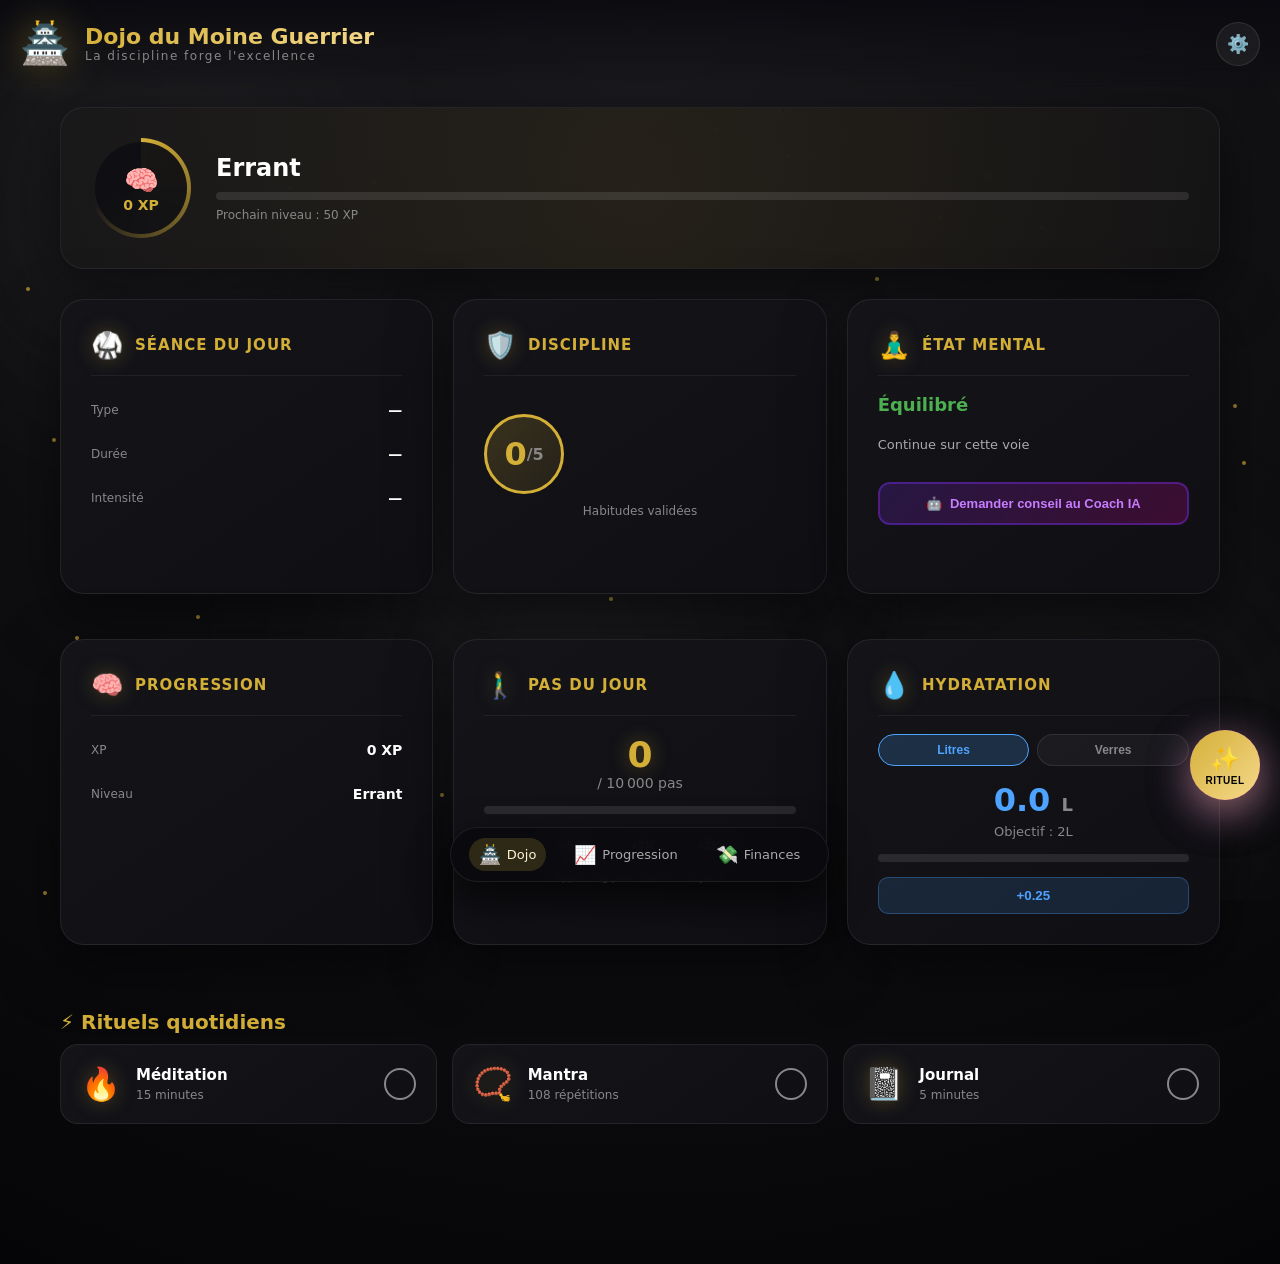
<file: index.html>
<!DOCTYPE html>
<html lang="fr">
<head>
    <meta charset="UTF-8">
    <meta name="viewport" content="width=device-width, initial-scale=1.0">
    <title>Dojo du Moine Guerrier</title>

    <!-- PWA -->
    <link rel="manifest" href="manifest.json">
    <link rel="icon" href="icon-192.png">
    <link rel="apple-touch-icon" href="icon-192.png">
    <meta name="theme-color" content="#0a0a0a">

    <!-- Styles -->
    <link rel="stylesheet" href="style.css">
</head>

<body class="page-dojo">

    <!-- FOND ANIMÉ -->
    <div id="background">
        <div class="smoke"></div>
        <div class="smoke"></div>
        <div class="smoke"></div>
    </div>

    <script>
        for (let i = 0; i < 40; i++) {
            const p = document.createElement("div");
            p.className = "particle";
            p.style.left = Math.random() * 100 + "vw";
            p.style.top = Math.random() * 100 + "vh";
            p.style.animationDelay = Math.random() * 6 + "s";
            document.getElementById("background").appendChild(p);
        }
    </script>

    <!-- HEADER PREMIUM -->
    <header class="dojo-header-premium">
        <div class="header-content">
            <div class="dojo-logo">🏯</div>
            <div>
                <div class="dojo-title-premium">Dojo du Moine Guerrier</div>
                <div class="dojo-subtitle-premium">La discipline forge l'excellence</div>
            </div>
        </div>
        <button id="openSettings" class="btn-icon-premium">⚙️</button>
    </header>

    <!-- CONTENU PRINCIPAL -->
    <main class="dojo-main-premium">

        <!-- Hero XP Section -->
        <div class="hero-xp-card">
            <div class="xp-ring">
                <div class="xp-inner">
                    <div class="xp-icon">🧠</div>
                    <div class="xp-amount" id="xpLabel">0 XP</div>
                </div>
            </div>
            <div class="xp-details">
                <div class="xp-level" id="niveauLabel">Errant</div>
                <div class="xp-progress-bar">
                    <div class="xp-progress-fill" id="xpProgress"></div>
                </div>
                <div class="xp-next">Prochain niveau : 50 XP</div>
            </div>
        </div>

        <!-- Sections principales -->
        <div class="dojo-grid-premium">

            <!-- Séance -->
            <div class="premium-card glass-card clickable-card" id="seanceCard">
                <div class="card-header-premium">
                    <span class="card-icon-premium">🥋</span>
                    <span class="card-title-premium">Séance du jour</span>
                </div>
                <div class="card-body-premium">
                    <div class="stat-row">
                        <span class="stat-label-sm">Type</span>
                        <span class="stat-value-sm" id="typeSeanceLabel">—</span>
                    </div>
                    <div class="stat-row">
                        <span class="stat-label-sm">Durée</span>
                        <span class="stat-value-sm" id="dureeSeanceLabel">—</span>
                    </div>
                    <div class="stat-row">
                        <span class="stat-label-sm">Intensité</span>
                        <span class="stat-value-sm" id="intensiteSeanceLabel">—</span>
                    </div>
                </div>
                <div class="card-hover-indicator">Cliquer pour modifier</div>
            </div>

            <!-- Discipline -->
            <div class="premium-card glass-card clickable-card" id="disciplineCard">
                <div class="card-header-premium">
                    <span class="card-icon-premium">🛡️</span>
                    <span class="card-title-premium">Discipline</span>
                </div>
                <div class="card-body-premium">
                    <div class="discipline-score">
                        <div class="score-circle">
                            <span id="disciplineScoreLabel">0</span>
                            <span class="score-max">/5</span>
                        </div>
                        <div class="score-label">Habitudes validées</div>
                    </div>
                </div>
                <div class="card-hover-indicator">Cliquer pour modifier</div>
            </div>

            <!-- Mental + Coach IA -->
            <div class="premium-card glass-card mental-card">
                <div class="card-header-premium">
                    <span class="card-icon-premium">🧘‍♂️</span>
                    <span class="card-title-premium">État mental</span>
                </div>
                <div class="card-body-premium">
                    <div class="mental-status" id="mentalEtatLabel">Équilibré</div>
                    <div class="mental-advice" id="mentalConseilLabel">Continue sur cette voie</div>
                    <button class="btn-coach-quick" onclick="window.location.href='coach.html'">
                        <span>🤖</span>
                        <span>Demander conseil au Coach IA</span>
                    </button>
                </div>
            </div>

            <!-- XP / NIVEAU -->
            <div class="premium-card glass-card" id="xpCard">
                <div class="card-header-premium">
                    <span class="card-icon-premium">🧠</span>
                    <span class="card-title-premium">Progression</span>
                </div>
                <div class="card-body-premium">
                    <div class="stat-row">
                        <span class="stat-label-sm">XP</span>
                        <span class="stat-value-sm" id="xpLabelSmall">—</span>
                    </div>
                    <div class="stat-row">
                        <span class="stat-label-sm">Niveau</span>
                        <span class="stat-value-sm" id="niveauLabelSmall">—</span>
                    </div>
                </div>
            </div>

            <!-- PAS -->
            <div class="premium-card glass-card steps-card-premium" id="stepsCard">
                <div class="card-header-premium">
                    <span class="card-icon-premium">🚶‍♂️</span>
                    <span class="card-title-premium">Pas du jour</span>
                </div>
                <div class="steps-main">
                    <div class="steps-number" id="stepsValue">0</div>
                    <div class="steps-goal">/ <span id="stepsGoalLabel">10 000</span> pas</div>
                </div>
                <div class="progress-bar-premium">
                    <div class="progress-fill-premium" id="stepsProgress"></div>
                </div>
                <div class="steps-actions">
                    <button class="chip-btn" data-steps="500">+500</button>
                    <button class="chip-btn" data-steps="1000">+1K</button>
                    <button class="chip-btn" data-steps="2000">+2K</button>
                </div>
                <div class="card-hint">Appui long pour modifier l'objectif</div>
            </div>

            <!-- HYDRATATION -->
            <div class="premium-card glass-card water-card-premium">
                <div class="card-header-premium">
                    <span class="card-icon-premium">💧</span>
                    <span class="card-title-premium">Hydratation</span>
                </div>
                <div class="water-toggle">
                    <button class="toggle-chip active" id="modeLitres">Litres</button>
                    <button class="toggle-chip" id="modeVerres">Verres</button>
                </div>
                <div class="water-main">
                    <div class="water-amount">
                        <span id="waterValue">0</span>
                        <span id="waterUnit" class="water-unit">L</span>
                    </div>
                    <div class="water-goal">Objectif : <span id="waterGoalLabel">2</span><span id="waterGoalUnit">L</span></div>
                </div>
                <div class="progress-bar-premium">
                    <div class="progress-fill-premium water-fill" id="waterProgress"></div>
                </div>
                <button class="btn-add-water" id="waterPlus">+ Ajouter</button>
            </div>

        </div>

        <!-- RITUELS -->
        <section class="rituals-section-premium">
            <h2 class="section-title-premium">⚡ Rituels quotidiens</h2>
            <div class="rituals-grid" id="ritualsList">
                <div class="ritual-card-premium">
                    <div class="ritual-icon-premium">🔥</div>
                    <div class="ritual-info">
                        <div class="ritual-name">Méditation</div>
                        <div class="ritual-duration">15 minutes</div>
                    </div>
                    <button class="ritual-check"></button>
                </div>
                <div class="ritual-card-premium">
                    <div class="ritual-icon-premium">📿</div>
                    <div class="ritual-info">
                        <div class="ritual-name">Mantra</div>
                        <div class="ritual-duration">108 répétitions</div>
                    </div>
                    <button class="ritual-check"></button>
                </div>
                <div class="ritual-card-premium">
                    <div class="ritual-icon-premium">📓</div>
                    <div class="ritual-info">
                        <div class="ritual-name">Journal</div>
                        <div class="ritual-duration">5 minutes</div>
                    </div>
                    <button class="ritual-check"></button>
                </div>
            </div>
        </section>

    </main>

    <!-- BOUTONS FLOTTANTS -->
    <div class="fab-group">
        <button class="fab-premium" onclick="window.location.href='rituel.html'">
            <span class="fab-icon">✨</span>
            <span class="fab-text">Rituel</span>
        </button>
        <button class="fab-coach" onclick="window.location.href='coach.html'">
            <span class="fab-icon">🤖</span>
            <span class="fab-text">Coach IA</span>
        </button>
    </div>

    <!-- POPUP RÉGLAGES -->
    <div class="popup-overlay" id="settingsPopup">
        <div class="popup">
            <h2>⚙️ Réglages</h2>
            <label>Objectif de pas</label>
            <input type="number" id="stepsGoalInput" class="popup-input">
            <label>Mode hydratation</label>
            <select id="waterModeSelect" class="popup-input">
                <option value="litres">Litres</option>
                <option value="verres">Verres</option>
            </select>
            <label>Objectif hydratation (litres)</label>
            <input type="number" step="0.1" id="waterGoalLitresInput" class="popup-input">
            <label>Objectif hydratation (verres)</label>
            <input type="number" id="waterGoalGlassesInput" class="popup-input">
            <button id="saveSettings" class="popup-btn-primary">Enregistrer</button>
            <button id="closeSettings" class="popup-btn-secondary">Fermer</button>
        </div>
    </div>

    <!-- POPUP SÉANCE PREMIUM -->
    <div class="popup-overlay" id="popupSeance">
        <div class="popup-premium-sport">
            <h2>🥋 Séance du jour</h2>

            <label>Type de séance</label>
            <div class="sport-categories-grid" id="sportCategoriesGrid">
                <button class="sport-cat-btn" data-type="Musculation">
                    <span class="cat-icon">💪</span>
                    <span>Muscu</span>
                </button>
                <button class="sport-cat-btn" data-type="Cardio">
                    <span class="cat-icon">🏃</span>
                    <span>Cardio</span>
                </button>
                <button class="sport-cat-btn" data-type="Boxe">
                    <span class="cat-icon">🥊</span>
                    <span>Boxe</span>
                </button>
                <button class="sport-cat-btn" data-type="Kickboxing">
                    <span class="cat-icon">🦵</span>
                    <span>Kickboxing</span>
                </button>
                <button class="sport-cat-btn" data-type="Yoga">
                    <span class="cat-icon">🧘</span>
                    <span>Yoga</span>
                </button>
                <button class="sport-cat-btn" data-type="Mobilité">
                    <span class="cat-icon">🤸</span>
                    <span>Mobilité</span>
                </button>
                <button class="sport-cat-btn" data-type="HIIT">
                    <span class="cat-icon">⚡</span>
                    <span>HIIT</span>
                </button>
                <button class="sport-cat-btn" data-type="Autre">
                    <span class="cat-icon">🎯</span>
                    <span>Autre</span>
                </button>
            </div>

            <input type="text" id="popupSeanceTypeCustom" placeholder="Autre type..." class="popup-input" style="display:none;">

            <label>Durée (min)</label>
            <div class="duration-quick-btns">
                <button class="duration-btn" data-duration="20">20min</button>
                <button class="duration-btn" data-duration="30">30min</button>
                <button class="duration-btn" data-duration="45">45min</button>
                <button class="duration-btn" data-duration="60">60min</button>
                <button class="duration-btn" data-duration="90">90min</button>
            </div>
            <input type="number" id="popupSeanceDuree" placeholder="Ou entre une durée..." class="popup-input">

            <label>Intensité</label>
            <div class="intensity-slider-container">
                <input type="range" id="popupSeanceIntensite" min="1" max="10" value="5" class="intensity-slider">
                <div class="intensity-labels">
                    <span class="intensity-value" id="intensityValue">5</span>
                    <span class="intensity-emoji" id="intensityEmoji">😐</span>
                </div>
            </div>

            <label>Notes (optionnel)</label>
            <textarea id="popupSeanceNotes" placeholder="Ex: Focus sur les jambes, bon ressenti..." class="popup-textarea"></textarea>

            <button class="popup-btn-primary" id="saveSeanceBtn">✅ Enregistrer la séance</button>
            <button class="popup-btn-secondary" onclick="closePopup('popupSeance')">Annuler</button>
        </div>
    </div>

    <!-- POPUP DISCIPLINE -->
    <div class="popup-overlay" id="popupDiscipline">
        <div class="popup">
            <h2>🛡️ Discipline</h2>
            <label>Score du jour (0—5)</label>
            <input type="number" id="popupDisciplineScore" min="0" max="5" value="0" class="popup-input">
            <button class="popup-btn-primary" id="saveDisciplineBtn">Enregistrer</button>
            <button class="popup-btn-secondary" onclick="closePopup('popupDiscipline')">Fermer</button>
        </div>
    </div>

    <!-- MENU -->
    <div class="bottom-menu-wrapper">
        <div class="bottom-menu-pill">
            <a href="index.html" class="active"><span class="icon">🏯</span>Dojo</a>
            <a href="progression.html"><span class="icon">📈</span>Progression</a>
            <a href="finance.html"><span class="icon">💸</span>Finances</a>
        </div>
    </div>

    <!-- JS -->
    <script src="dojo.js"></script>

</body>
</html>
</file>
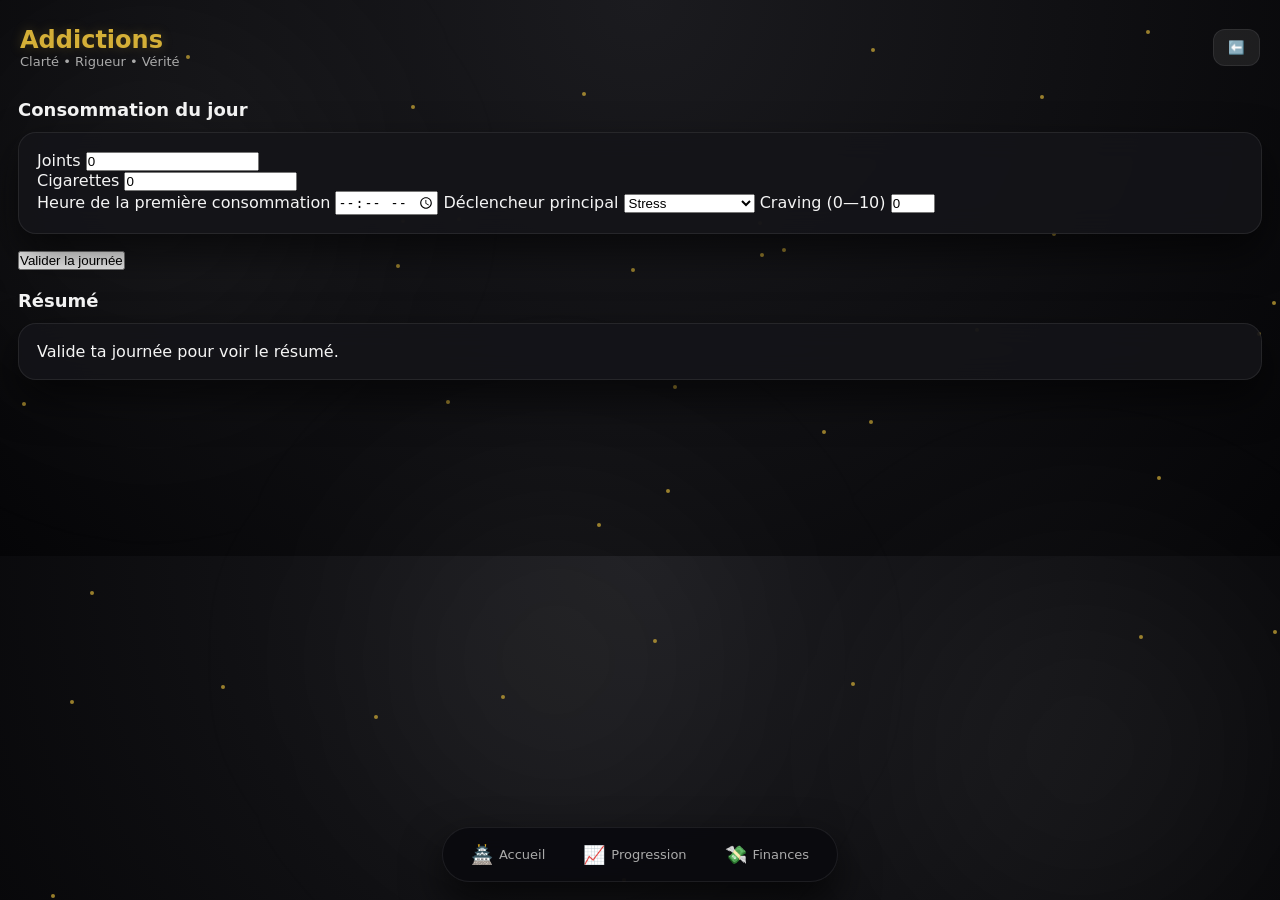
<file: addicitions.html>
<!DOCTYPE html>
<html lang="fr">
<head>
    <meta charset="UTF-8">
    <meta name="viewport" content="width=device-width, initial-scale=1.0">
    <title>Addictions • Dojo</title>

    <link rel="stylesheet" href="style.css">
</head>

<body class="page-dojo">

    <!-- FOND ANIMÉ -->
    <div id="background">
        <div class="smoke"></div>
        <div class="smoke"></div>
        <div class="smoke"></div>
    </div>

    <script>
        for (let i = 0; i < 40; i++) {
            const p = document.createElement("div");
            p.className = "particle";
            p.style.left = Math.random() * 100 + "vw";
            p.style.top = Math.random() * 100 + "vh";
            p.style.animationDelay = Math.random() * 6 + "s";
            document.getElementById("background").appendChild(p);
        }
    </script>

    <!-- HEADER -->
    <header class="dojo-header">
        <div>
            <div class="dojo-title">Addictions</div>
            <div class="dojo-subtitle">Clarté • Rigueur • Vérité</div>
        </div>
        <button class="dojo-settings-btn" onclick="window.location.href='index.html'">⬅️</button>
    </header>

    <main class="dojo-main">

        <section class="dojo-section">
            <h2 class="dojo-section-title">Consommation du jour</h2>

            <div class="dojo-card">

                <div class="row">
                    <div>
                        <label>Joints</label>
                        <input type="number" id="joints" min="0" value="0">
                    </div>
                    <div>
                        <label>Cigarettes</label>
                        <input type="number" id="cigarettes" min="0" value="0">
                    </div>
                </div>

                <label>Heure de la première consommation</label>
                <input type="time" id="heurePremiere">

                <label>Déclencheur principal</label>
                <select id="declencheur">
                    <option value="stress">Stress</option>
                    <option value="ennui">Ennui</option>
                    <option value="social">Social</option>
                    <option value="routine">Routine</option>
                    <option value="aucun">Aucun (jour clean)</option>
                </select>

                <label>Craving (0—10)</label>
                <input type="number" id="craving" min="0" max="10" value="0">

            </div>
        </section>

        <button class="primary" id="validerAddictionsBtn">Valider la journée</button>

        <section class="dojo-section">
            <h2 class="dojo-section-title">Résumé</h2>
            <div class="dojo-card small-text" id="resumeAddictions">
                Valide ta journée pour voir le résumé.
            </div>
        </section>

        <div id="addictionsStatus" style="margin-top: 10px; text-align: center; color: #d4af37;"></div>

    </main>

    <!-- MENU -->
    <div class="bottom-menu-wrapper">
        <div class="bottom-menu-pill">
            <a href="index.html"><span class="icon">🏯</span>Accueil</a>
            <a href="progression.html"><span class="icon">📈</span>Progression</a>
            <a href="finance.html"><span class="icon">💸</span>Finances</a>
        </div>
    </div>

    <script src="dojo.js"></script>

    <script>
        function todayKey() {
            const now = new Date();
            const year = now.getFullYear();
            const month = String(now.getMonth() + 1).padStart(2, '0');
            const day = String(now.getDate()).padStart(2, '0');
            return `${year}-${month}-${day}`;
        }

        function getJSON(key, def) {
            try {
                const data = localStorage.getItem(key);
                return data ? JSON.parse(data) : def;
            } catch {
                return def;
            }
        }

        function setJSON(key, value) {
            localStorage.setItem(key, JSON.stringify(value));
        }

        const key = todayKey();
        const statusEl = document.getElementById("addictionsStatus");

        // Vérifier si déjà validé
        const xpGained = getJSON("xpGained", {});
        
        if (xpGained[key]?.addictions) {
            statusEl.innerHTML = "✅ Addictions déjà validées aujourd'hui !";
            statusEl.style.color = "#4caf50";
        }

        // Affichage résumé si déjà rempli
        const add = getJSON("addictions", {});
        if (add[key]) {
            const data = add[key];
            
            // Pré-remplir le formulaire
            document.getElementById("joints").value = data.joints || 0;
            document.getElementById("cigarettes").value = data.cigarettes || 0;
            document.getElementById("heurePremiere").value = data.heurePremiere || "";
            document.getElementById("declencheur").value = data.declencheur || "stress";
            document.getElementById("craving").value = data.craving || 0;

            // Afficher le résumé
            const isClean = parseInt(data.joints) === 0 && parseInt(data.cigarettes) === 0;
            
            document.getElementById("resumeAddictions").innerHTML = 
                "<strong>Joints :</strong> " + data.joints + " | " +
                "<strong>Cigarettes :</strong> " + data.cigarettes + "<br>" +
                "<strong>Première :</strong> " + (data.heurePremiere || "N/A") + " | " +
                "<strong>Déclencheur :</strong> " + data.declencheur + "<br>" +
                "<strong>Craving :</strong> " + data.craving + "/10" +
                (isClean ? "<br><br>🎉 <strong>Journée CLEAN ! +15 XP</strong>" : "");
        }

        // Validation
        document.getElementById("validerAddictionsBtn").addEventListener("click", () => {

            const joints = document.getElementById("joints").value || "0";
            const cigarettes = document.getElementById("cigarettes").value || "0";
            const heurePremiere = document.getElementById("heurePremiere").value || "-";
            const declencheur = document.getElementById("declencheur").value;
            const craving = document.getElementById("craving").value || "0";

            const add = getJSON("addictions", {});
            add[key] = { joints, cigarettes, heurePremiere, declencheur, craving };
            setJSON("addictions", add);

            // Vérifier si déjà validé aujourd'hui
            const xpGained = getJSON("xpGained", {});
            
            let xpEarned = 0;
            const isClean = parseInt(joints) === 0 && parseInt(cigarettes) === 0;

            if (!xpGained[key]?.addictions) {
                // XP bonus si journée clean
                if (isClean) {
                    xpEarned = 15;
                    let xp = parseInt(localStorage.getItem("xp") || "0", 10);
                    xp += xpEarned;
                    localStorage.setItem("xp", xp.toString());
                }

                // Marquer comme validé
                if (!xpGained[key]) {
                    xpGained[key] = {};
                }
                xpGained[key].addictions = true;
                setJSON("xpGained", xpGained);

                if (isClean) {
                    alert("🎉 JOURNÉE CLEAN !\n\nAucune consommation aujourd'hui.\nXP gagnés : +15 XP\n\nContinue comme ça, guerrier !");
                } else {
                    alert("📊 Journée enregistrée.\n\nJoints : " + joints + "\nCigarettes : " + cigarettes + 
                          "\n\n💡 Chaque jour compte. Demain peut être ton jour clean.");
                }
            } else {
                alert("📊 Données mises à jour.\n\n⚠️ XP déjà accordés aujourd'hui (pas de double gain)");
            }

            window.location.href = "index.html";
        });
    </script>

</body>
</html>
</file>
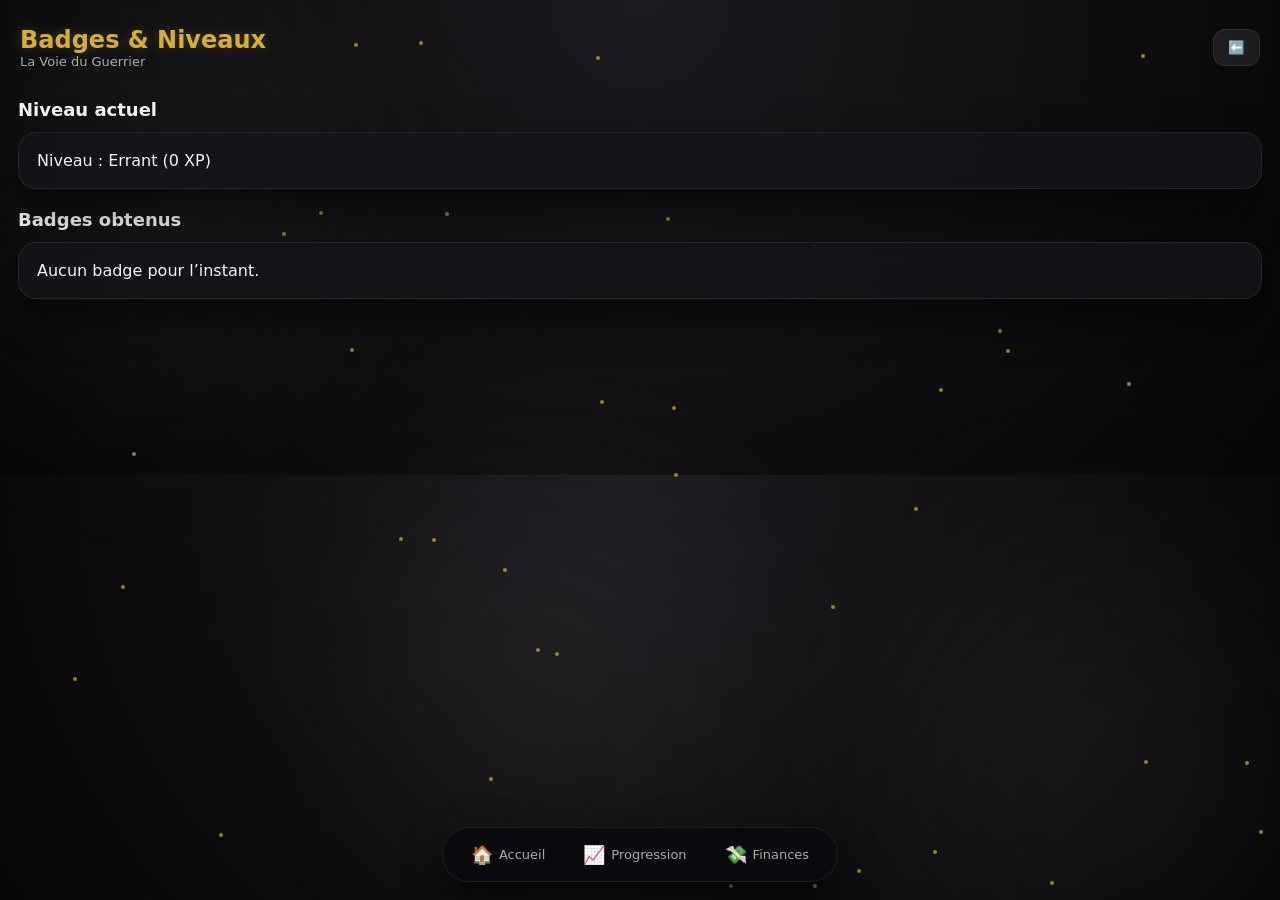
<file: badges.html>
<!DOCTYPE html>
<html lang="fr">
<head>
    <meta charset="UTF-8">
    <meta name="viewport" content="width=device-width, initial-scale=1.0">
    <title>Badges • Dojo</title>

    <link rel="stylesheet" href="style.css">
</head>

<body class="page-dojo">

    <!-- FOND ANIMÉ -->
    <div id="background">
        <div class="smoke"></div>
        <div class="smoke"></div>
        <div class="smoke"></div>
    </div>

    <script>
        for (let i = 0; i < 40; i++) {
            const p = document.createElement("div");
            p.className = "particle";
            p.style.left = Math.random() * 100 + "vw";
            p.style.top = Math.random() * 100 + "vh";
            p.style.animationDelay = Math.random() * 6 + "s";
            document.getElementById("background").appendChild(p);
        }
    </script>

    <!-- HEADER -->
    <header class="dojo-header">
        <div>
            <div class="dojo-title">Badges & Niveaux</div>
            <div class="dojo-subtitle">La Voie du Guerrier</div>
        </div>
        <button class="dojo-settings-btn" onclick="window.location.href='index.html'">⬅️</button>
    </header>

    <main class="dojo-main">

        <section class="dojo-section">
            <h2 class="dojo-section-title">Niveau actuel</h2>
            <div class="dojo-card xp" id="niveauGlobal">Chargement...</div>
        </section>

        <section class="dojo-section">
            <h2 class="dojo-section-title">Badges obtenus</h2>
            <div class="dojo-card small-text" id="listeBadges">Chargement...</div>
        </section>

    </main>

    <!-- MENU -->
    <div class="bottom-menu-wrapper">
        <div class="bottom-menu-pill">
            <a href="index.html"><span class="icon">🏠</span>Accueil</a>
            <a href="progression.html"><span class="icon">📈</span>Progression</a>
            <a href="finance.html"><span class="icon">💸</span>Finances</a>
        </div>
    </div>

    <script src="dojo.js"></script>
    <script src="firebase.js"></script>

    <script>
        // On réutilise la logique de dojo.js
        const xp = parseInt(localStorage.getItem("xp") || "0", 10);

        let niveau = "Errant";
        if (xp >= 500) niveau = "Moine Implacable";
        else if (xp >= 300) niveau = "Moine Rigoureux";
        else if (xp >= 150) niveau = "Moine en Formation";
        else if (xp >= 50) niveau = "Apprenti de la Rigueur";

        document.getElementById("niveauGlobal").innerText =
            "Niveau : " + niveau + " (" + xp + " XP)";

        // Badges
        const corps = getJSON("corps", {});
        const poidsActuel = corps[todayKey()]?.poids;
        let badges = [];

        if (xp >= 50) badges.push("Premier Pas sur la Voie");
        if (xp >= 150) badges.push("Semaine du Moine");
        if (xp >= 300) badges.push("Rigueur Inflexible");

        if (poidsActuel) {
            const diff = 86.7 - parseFloat(poidsActuel);
            if (diff >= 2) badges.push("Allègement (–2 kg)");
            if (diff >= 5) badges.push("Transformation (–5 kg)");
            if (diff >= 10) badges.push("Renouveau (–10 kg)");
            if (parseFloat(poidsActuel) <= 75) badges.push("Temple Parfait (75 kg atteint)");
        }

        document.getElementById("listeBadges").innerText =
            badges.length ? badges.join(" | ") : "Aucun badge pour l’instant.";
    </script>

</body>
</html>
</file>
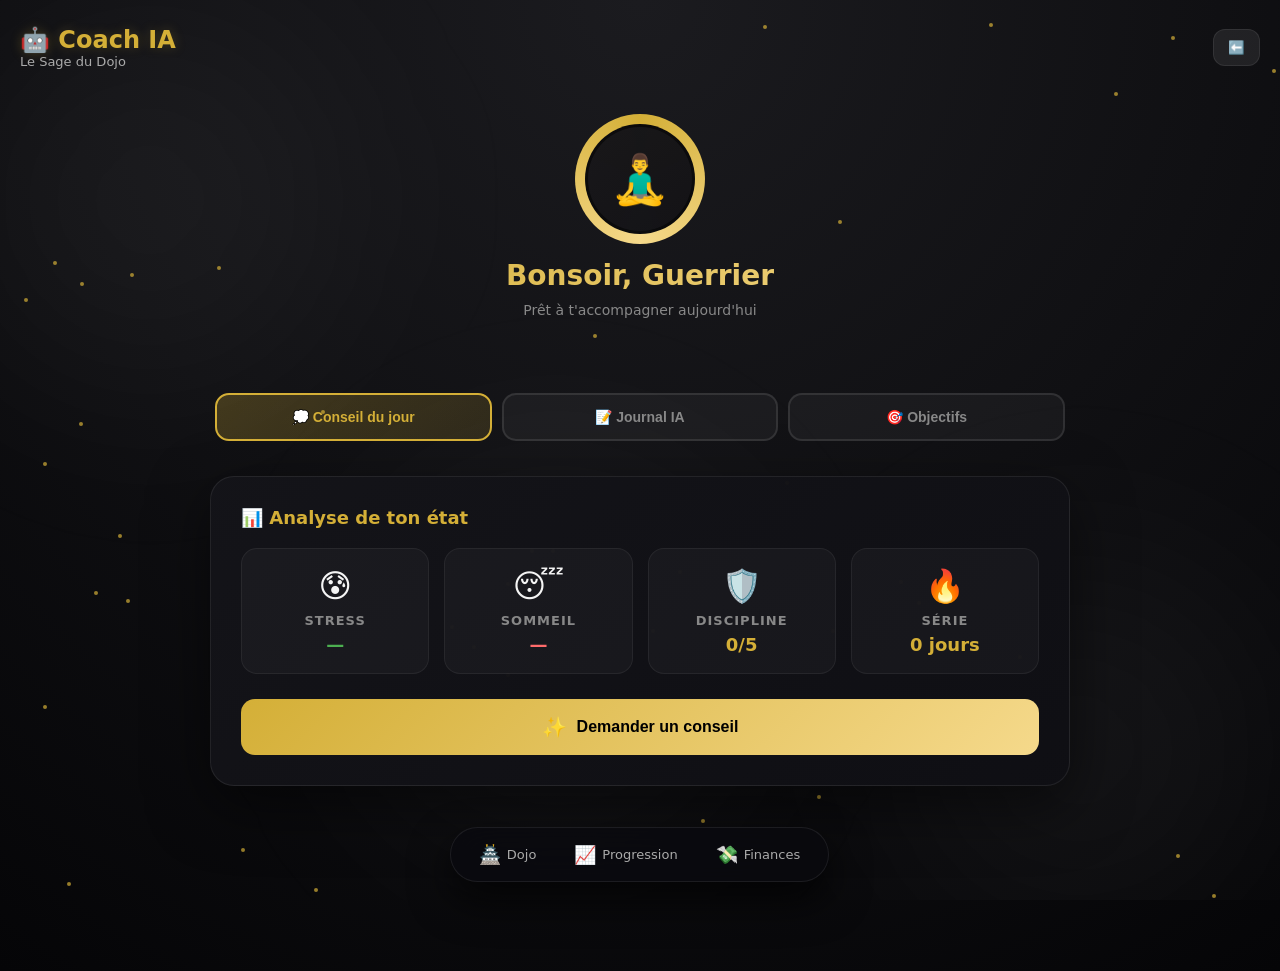
<file: coach.html>
<!DOCTYPE html>
<html lang="fr">
<head>
    <meta charset="UTF-8">
    <meta name="viewport" content="width=device-width, initial-scale=1.0">
    <title>Coach IA • Dojo</title>
    <link rel="stylesheet" href="style.css">
</head>

<body class="page-coach">

    <!-- FOND ANIMÉ -->
    <div id="background">
        <div class="smoke"></div>
        <div class="smoke"></div>
        <div class="smoke"></div>
    </div>

    <script>
        for (let i = 0; i < 40; i++) {
            const p = document.createElement("div");
            p.className = "particle";
            p.style.left = Math.random() * 100 + "vw";
            p.style.top = Math.random() * 100 + "vh";
            p.style.animationDelay = Math.random() * 6 + "s";
            document.getElementById("background").appendChild(p);
        }
    </script>

    <!-- HEADER -->
    <header class="dojo-header">
        <div>
            <div class="dojo-title">🤖 Coach IA</div>
            <div class="dojo-subtitle">Le Sage du Dojo</div>
        </div>
        <button class="dojo-settings-btn" onclick="window.location.href='index.html'">⬅️</button>
    </header>

    <div class="coach-container">

        <!-- Hero Coach -->
        <div class="coach-hero">
            <div class="coach-avatar">
                <div class="avatar-ring"></div>
                <div class="avatar-inner">🧘‍♂️</div>
            </div>
            <h2 class="coach-greeting" id="coachGreeting">Bienvenue, Guerrier</h2>
            <p class="coach-status" id="coachStatus">Analyse de ton état en cours...</p>
        </div>

        <!-- Onglets -->
        <div class="coach-tabs">
            <button class="coach-tab active" data-tab="conseil">💭 Conseil du jour</button>
            <button class="coach-tab" data-tab="journal">📝 Journal IA</button>
            <button class="coach-tab" data-tab="objectifs">🎯 Objectifs</button>
        </div>

        <!-- TAB 1: CONSEIL DU JOUR -->
        <div class="coach-tab-content active" id="tab-conseil">
            
            <!-- Analyse automatique -->
            <div class="analysis-card">
                <h3 class="card-title">📊 Analyse de ton état</h3>
                <div class="metrics-grid" id="metricsGrid">
                    <!-- Généré dynamiquement -->
                </div>
                <button class="btn-analyze" id="btnAnalyze">
                    <span class="btn-icon">✨</span>
                    <span>Demander un conseil</span>
                </button>
            </div>

            <!-- Réponse IA -->
            <div class="ia-response-card" id="iaResponseCard" style="display:none;">
                <div class="response-header">
                    <div class="ia-avatar">🤖</div>
                    <div>
                        <div class="ia-name">Le Sage du Dojo</div>
                        <div class="ia-typing" id="iaTyping">réfléchit...</div>
                    </div>
                </div>
                <div class="response-content" id="iaResponse"></div>
            </div>

        </div>

        <!-- TAB 2: JOURNAL IA -->
        <div class="coach-tab-content" id="tab-journal">
            
            <div class="journal-card">
                <h3 class="card-title">📝 Comment s'est passée ta journée ?</h3>
                <textarea 
                    id="journalInput" 
                    class="journal-textarea"
                    placeholder="Écris librement tes pensées, ressentis, défis du jour...&#10;&#10;Exemple :&#10;'Journée difficile, beaucoup de stress au travail. Pas eu le temps de faire ma séance. Je me sens coupable...'&#10;&#10;L'IA va t'aider à analyser et structurer tes pensées."
                ></textarea>
                <button class="btn-journal" id="btnJournal">
                    <span class="btn-icon">🧠</span>
                    <span>Analyser mon journal</span>
                </button>
            </div>

            <!-- Réponse IA Journal -->
            <div class="ia-response-card" id="iaJournalCard" style="display:none;">
                <div class="response-header">
                    <div class="ia-avatar">🤖</div>
                    <div>
                        <div class="ia-name">Analyse de ton journal</div>
                        <div class="ia-typing" id="iaJournalTyping">analyse...</div>
                    </div>
                </div>
                <div class="response-content" id="iaJournalResponse"></div>
            </div>

            <!-- Historique -->
            <div class="journal-history">
                <h3 class="card-title">📚 Entrées précédentes</h3>
                <div id="journalHistory"></div>
            </div>

        </div>

        <!-- TAB 3: OBJECTIFS -->
        <div class="coach-tab-content" id="tab-objectifs">
            
            <!-- Créer objectif -->
            <div class="objectif-create-card">
                <h3 class="card-title">🎯 Définis ton objectif</h3>
                <input 
                    type="text" 
                    id="objectifInput" 
                    class="objectif-input"
                    placeholder="Ex: Peser 75kg, Économiser 1000€, Courir 5km..."
                >
                <button class="btn-objectif" id="btnCreateObjectif">
                    <span class="btn-icon">🚀</span>
                    <span>Créer le plan avec l'IA</span>
                </button>
            </div>

            <!-- Objectifs actifs -->
            <div class="objectifs-list" id="objectifsList">
                <!-- Généré dynamiquement -->
            </div>

        </div>

    </div>

    <!-- MENU -->
    <div class="bottom-menu-wrapper">
        <div class="bottom-menu-pill">
            <a href="index.html"><span class="icon">🏯</span>Dojo</a>
            <a href="progression.html"><span class="icon">📈</span>Progression</a>
            <a href="finance.html"><span class="icon">💸</span>Finances</a>
        </div>
    </div>

    <script src="dojo.js"></script>
    <script src="coach.js"></script>

</body>
</html>
</file>
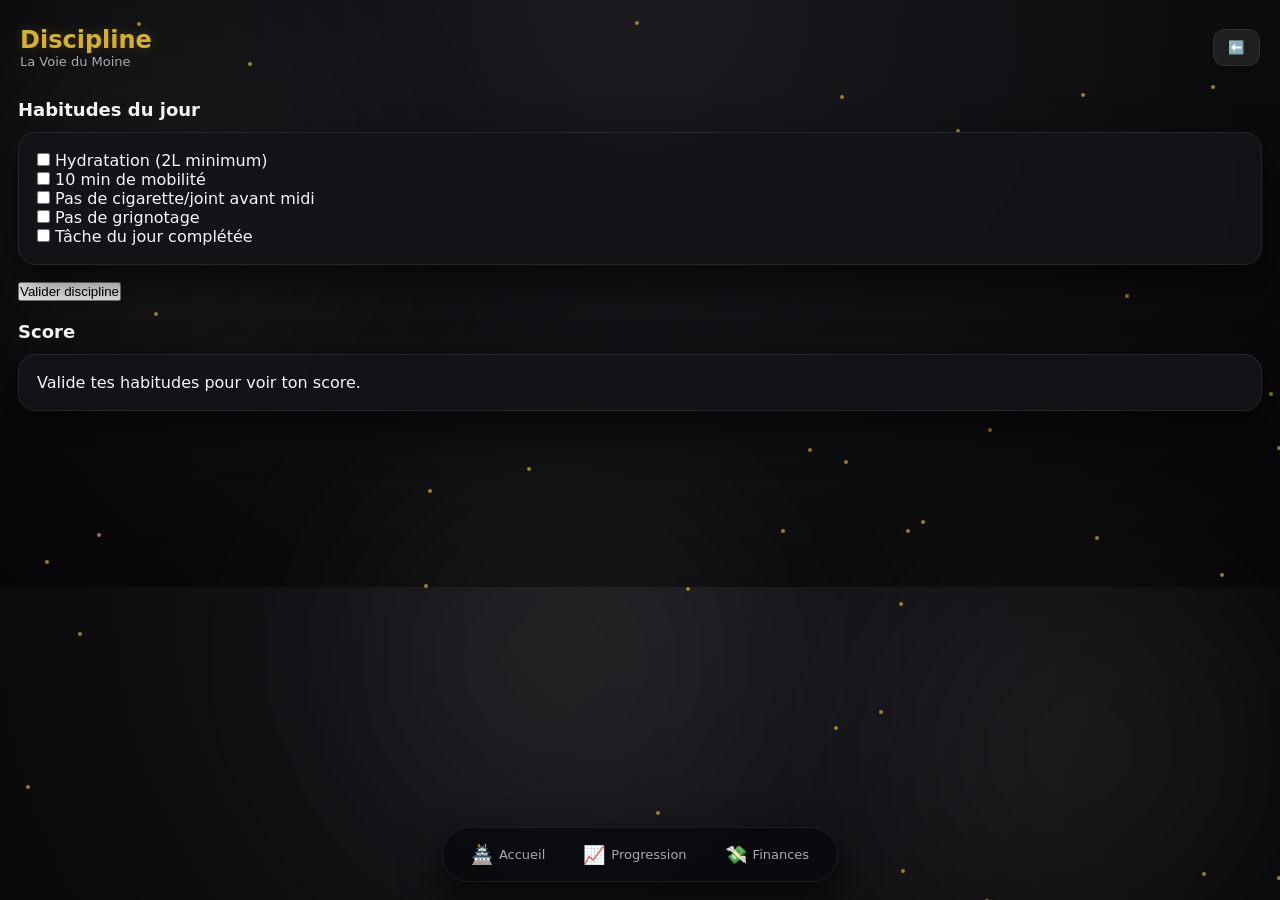
<file: discipline.html>
<!DOCTYPE html>
<html lang="fr">
<head>
    <meta charset="UTF-8">
    <meta name="viewport" content="width=device-width, initial-scale=1.0">
    <title>Discipline • Dojo</title>

    <link rel="stylesheet" href="style.css">
</head>

<body class="page-dojo">

    <!-- FOND ANIMÉ -->
    <div id="background">
        <div class="smoke"></div>
        <div class="smoke"></div>
        <div class="smoke"></div>
    </div>

    <script>
        for (let i = 0; i < 40; i++) {
            const p = document.createElement("div");
            p.className = "particle";
            p.style.left = Math.random() * 100 + "vw";
            p.style.top = Math.random() * 100 + "vh";
            p.style.animationDelay = Math.random() * 6 + "s";
            document.getElementById("background").appendChild(p);
        }
    </script>

    <!-- HEADER -->
    <header class="dojo-header">
        <div>
            <div class="dojo-title">Discipline</div>
            <div class="dojo-subtitle">La Voie du Moine</div>
        </div>
        <button class="dojo-settings-btn" onclick="window.location.href='index.html'">⬅️</button>
    </header>

    <main class="dojo-main">

        <section class="dojo-section">
            <h2 class="dojo-section-title">Habitudes du jour</h2>

            <div class="dojo-card">

                <label><input type="checkbox" id="hHydratation"> Hydratation (2L minimum)</label><br>
                <label><input type="checkbox" id="hMobilite"> 10 min de mobilité</label><br>
                <label><input type="checkbox" id="hPasMatin"> Pas de cigarette/joint avant midi</label><br>
                <label><input type="checkbox" id="hPasGrignotage"> Pas de grignotage</label><br>
                <label><input type="checkbox" id="hTache"> Tâche du jour complétée</label><br>

            </div>
        </section>

        <button class="primary" id="validerDisciplineBtn">Valider discipline</button>

        <section class="dojo-section">
            <h2 class="dojo-section-title">Score</h2>
            <div class="dojo-card small-text" id="scoreDiscipline">
                Valide tes habitudes pour voir ton score.
            </div>
        </section>

        <div id="disciplineStatus" style="margin-top: 10px; text-align: center; color: #d4af37;"></div>

    </main>

    <!-- MENU -->
    <div class="bottom-menu-wrapper">
        <div class="bottom-menu-pill">
            <a href="index.html"><span class="icon">🏯</span>Accueil</a>
            <a href="progression.html"><span class="icon">📈</span>Progression</a>
            <a href="finance.html"><span class="icon">💸</span>Finances</a>
        </div>
    </div>

    <script src="dojo.js"></script>

    <script>
        function todayKey() {
            const now = new Date();
            const year = now.getFullYear();
            const month = String(now.getMonth() + 1).padStart(2, '0');
            const day = String(now.getDate()).padStart(2, '0');
            return `${year}-${month}-${day}`;
        }

        function getJSON(key, def) {
            try {
                const data = localStorage.getItem(key);
                return data ? JSON.parse(data) : def;
            } catch {
                return def;
            }
        }

        function setJSON(key, value) {
            localStorage.setItem(key, JSON.stringify(value));
        }

        const key = todayKey();
        const statusEl = document.getElementById("disciplineStatus");

        // Vérifier si déjà validé
        const xpGained = getJSON("xpGained", {});
        
        if (xpGained[key]?.discipline) {
            statusEl.innerHTML = "✅ Discipline déjà validée aujourd'hui !";
            statusEl.style.color = "#4caf50";
        }

        // Pré-remplissage si déjà fait
        const disc = getJSON("discipline", {});
        if (disc[key]) {
            const d = disc[key];
            document.getElementById("hHydratation").checked = d.h1;
            document.getElementById("hMobilite").checked = d.h2;
            document.getElementById("hPasMatin").checked = d.h3;
            document.getElementById("hPasGrignotage").checked = d.h4;
            document.getElementById("hTache").checked = d.h5;

            document.getElementById("scoreDiscipline").innerText =
                "Score : " + d.score + "/5" + 
                "\nXP gagnés : " + (d.score * 2 + (d.score === 5 ? 10 : 0)) + " XP";
        }

        // Validation
        document.getElementById("validerDisciplineBtn").addEventListener("click", () => {

            const h1 = document.getElementById("hHydratation").checked;
            const h2 = document.getElementById("hMobilite").checked;
            const h3 = document.getElementById("hPasMatin").checked;
            const h4 = document.getElementById("hPasGrignotage").checked;
            const h5 = document.getElementById("hTache").checked;

            const score = [h1,h2,h3,h4,h5].filter(Boolean).length;

            const disc = getJSON("discipline", {});
            disc[key] = { h1, h2, h3, h4, h5, score };
            setJSON("discipline", disc);

            // Vérifier si déjà validé aujourd'hui
            const xpGained = getJSON("xpGained", {});
            
            let xpEarned = 0;
            
            if (!xpGained[key]?.discipline) {
                // XP : 2 points par habitude + 10 bonus si 5/5
                xpEarned = score * 2;
                if (score === 5) xpEarned += 10;

                let xp = parseInt(localStorage.getItem("xp") || "0", 10);
                xp += xpEarned;
                localStorage.setItem("xp", xp.toString());

                // Marquer comme validé
                if (!xpGained[key]) {
                    xpGained[key] = {};
                }
                xpGained[key].discipline = true;
                setJSON("xpGained", xpGained);

                alert("✅ Discipline enregistrée !\n\nScore : " + score + "/5\nXP gagnés : +" + xpEarned + " XP" + 
                      (score === 5 ? "\n🎉 PARFAIT ! Bonus de 10 XP !" : ""));
            } else {
                alert("📊 Discipline mise à jour !\n\nScore : " + score + "/5\n\n⚠️ XP déjà accordés aujourd'hui (pas de double gain)");
            }

            window.location.href = "index.html";
        });
    </script>

</body>
</html>
</file>
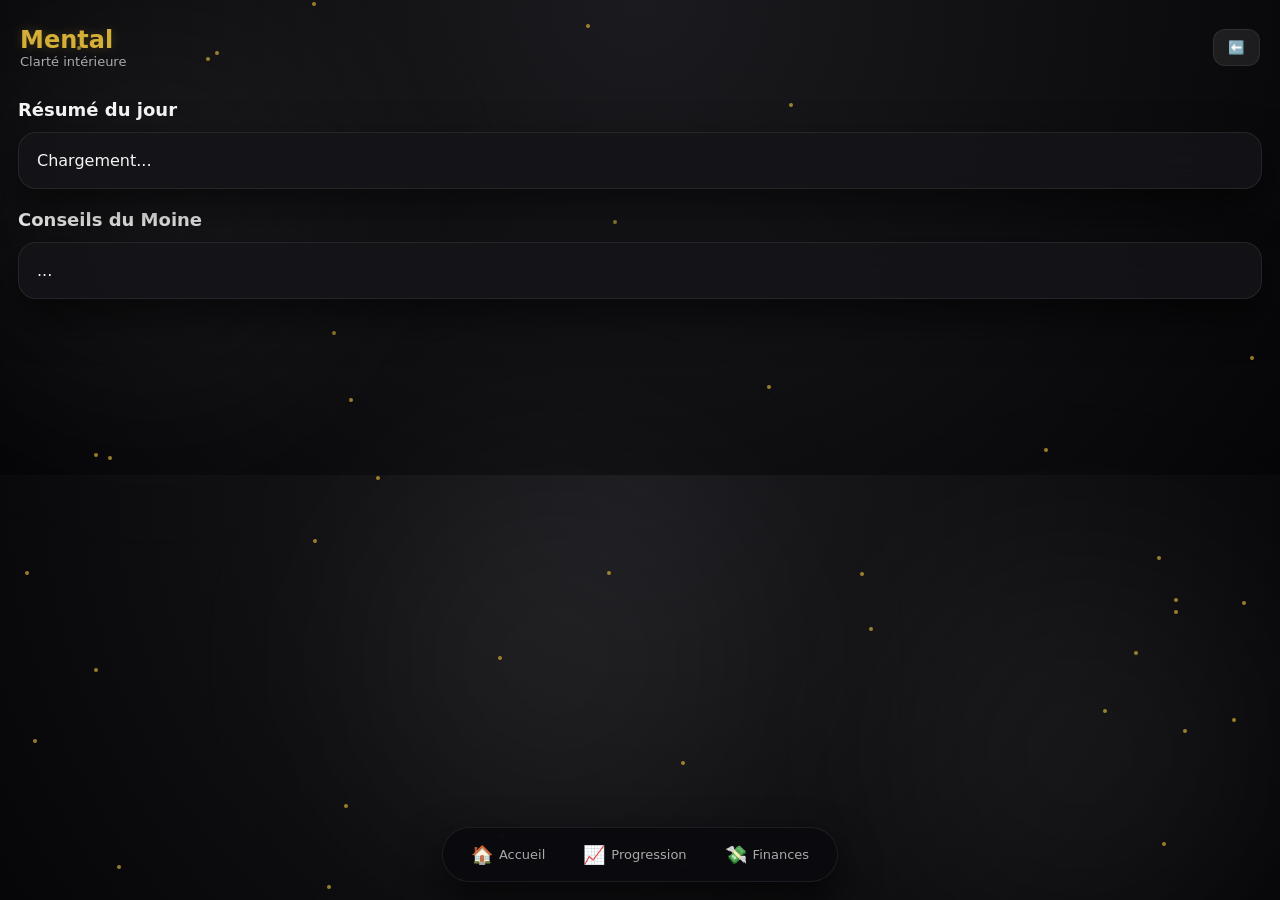
<file: mental.html>
<!DOCTYPE html>
<html lang="fr">
<head>
    <meta charset="UTF-8">
    <meta name="viewport" content="width=device-width, initial-scale=1.0">
    <title>Mental • Dojo</title>

    <link rel="stylesheet" href="style.css">
</head>

<body class="page-dojo">

    <!-- FOND ANIMÉ -->
    <div id="background">
        <div class="smoke"></div>
        <div class="smoke"></div>
        <div class="smoke"></div>
    </div>

    <script>
        for (let i = 0; i < 40; i++) {
            const p = document.createElement("div");
            p.className = "particle";
            p.style.left = Math.random() * 100 + "vw";
            p.style.top = Math.random() * 100 + "vh";
            p.style.animationDelay = Math.random() * 6 + "s";
            document.getElementById("background").appendChild(p);
        }
    </script>

    <!-- HEADER -->
    <header class="dojo-header">
        <div>
            <div class="dojo-title">Mental</div>
            <div class="dojo-subtitle">Clarté intérieure</div>
        </div>
        <button class="dojo-settings-btn" onclick="window.location.href='index.html'">⬅️</button>
    </header>

    <main class="dojo-main">

        <section class="dojo-section">
            <h2 class="dojo-section-title">Résumé du jour</h2>

            <div class="dojo-card small-text" id="mentalSummary">
                Chargement...
            </div>
        </section>

        <section class="dojo-section">
            <h2 class="dojo-section-title">Conseils du Moine</h2>

            <div class="dojo-card small-text" id="mentalAdvice">
                ...
            </div>
        </section>

    </main>

    <!-- MENU -->
    <div class="bottom-menu-wrapper">
        <div class="bottom-menu-pill">
            <a href="index.html"><span class="icon">🏠</span>Accueil</a>
            <a href="progression.html"><span class="icon">📈</span>Progression</a>
            <a href="finance.html"><span class="icon">💸</span>Finances</a>
        </div>
    </div>

    <script src="dojo.js"></script>
    <script src="firebase.js"></script>

    <script>
        const key = todayKey();
        const corps = getJSON("corps", {});
        const meta = getJSON("metaJour", {});

        let summary = "";
        let advice = "";

        if (corps[key]) {
            const stress = parseInt(corps[key].stress || "0", 10);

            if (stress >= 7) {
                summary = "Stress élevé. Respire. Tu n’es pas ton stress.";
                advice = "Fais 4 cycles de respiration 4-2-6. Bois un verre d’eau. Marche 5 minutes.";
            } 
            else if (stress >= 4) {
                summary = "Stress modéré. Reste vigilant.";
                advice = "Fais une pause de 2 minutes. Respiration lente. Reviens dans ton corps.";
            } 
            else {
                summary = "Stress bas. Profite pour avancer fort.";
                advice = "C’est le moment idéal pour accomplir ta tâche du jour.";
            }
        } else {
            summary = "Aucune donnée pour aujourd’hui.";
            advice = "Fais ton rituel du matin pour commencer la journée.";
        }

        document.getElementById("mentalSummary").innerText = summary;
        document.getElementById("mentalAdvice").innerText = advice;
    </script>

</body>
</html>
</file>
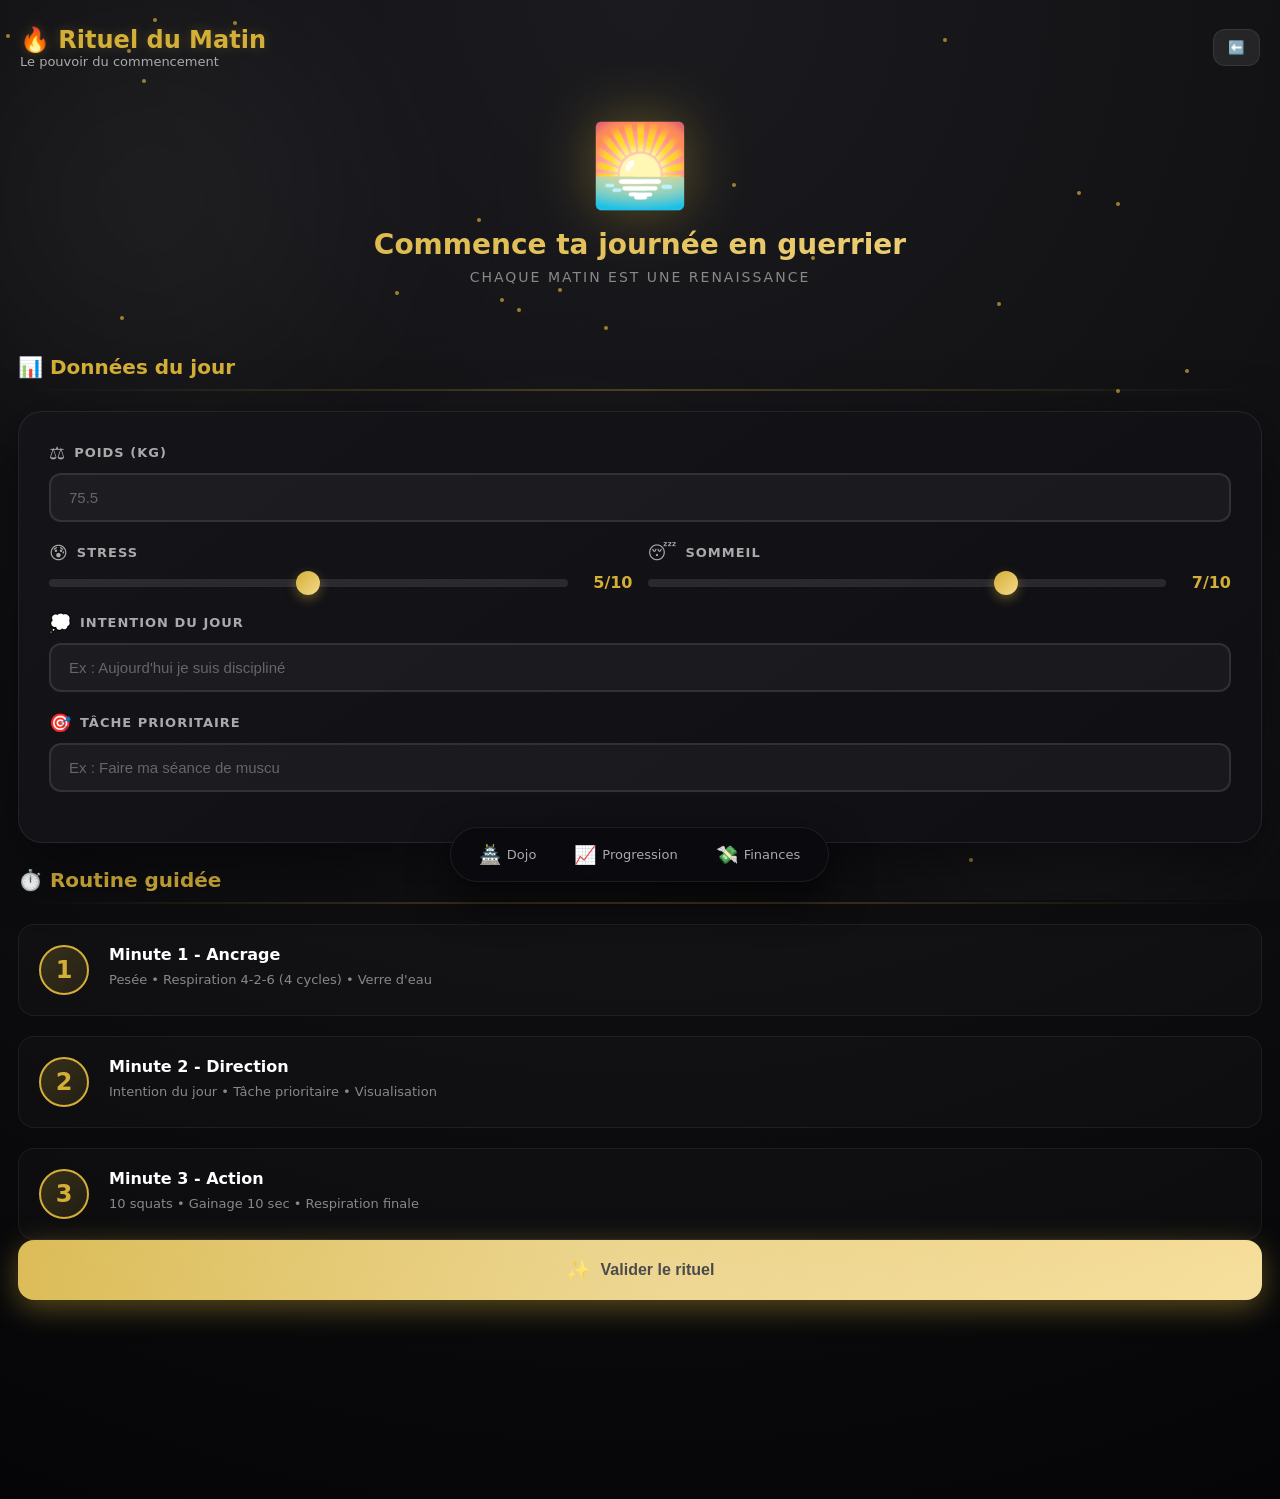
<file: rituel.html>
<!DOCTYPE html>
<html lang="fr">
<head>
    <meta charset="UTF-8">
    <meta name="viewport" content="width=device-width, initial-scale=1.0">
    <title>Rituel du Matin • Dojo</title>

    <link rel="stylesheet" href="style.css">
</head>

<body class="page-dojo">

    <!-- FOND ANIMÉ -->
    <div id="background">
        <div class="smoke"></div>
        <div class="smoke"></div>
        <div class="smoke"></div>
    </div>

    <script>
        for (let i = 0; i < 40; i++) {
            const p = document.createElement("div");
            p.className = "particle";
            p.style.left = Math.random() * 100 + "vw";
            p.style.top = Math.random() * 100 + "vh";
            p.style.animationDelay = Math.random() * 6 + "s";
            document.getElementById("background").appendChild(p);
        }
    </script>

    <!-- HEADER -->
    <header class="dojo-header">
        <div>
            <div class="dojo-title">🔥 Rituel du Matin</div>
            <div class="dojo-subtitle">Le pouvoir du commencement</div>
        </div>
        <button class="dojo-settings-btn" onclick="window.location.href='index.html'">⬅️</button>
    </header>

    <main class="dojo-main">

        <!-- Hero Section -->
        <div class="rituel-hero">
            <div class="hero-icon">🌅</div>
            <h2 class="hero-title">Commence ta journée en guerrier</h2>
            <p class="hero-subtitle">Chaque matin est une renaissance</p>
        </div>

        <!-- Section Données -->
        <section class="dojo-section">
            <div class="section-header">
                <h2 class="section-title-premium">📊 Données du jour</h2>
                <div class="section-line"></div>
            </div>

            <div class="premium-card">
                <div class="input-group-premium">
                    <label class="premium-label">
                        <span class="label-icon">⚖️</span>
                        <span>Poids (kg)</span>
                    </label>
                    <input type="number" id="poids" step="0.1" placeholder="75.5" class="premium-input">
                </div>

                <div class="input-row">
                    <div class="input-group-premium half">
                        <label class="premium-label">
                            <span class="label-icon">😰</span>
                            <span>Stress</span>
                        </label>
                        <div class="slider-container">
                            <input type="range" id="stress" min="0" max="10" value="5" class="premium-slider">
                            <div class="slider-value" id="stressValue">5/10</div>
                        </div>
                    </div>
                    <div class="input-group-premium half">
                        <label class="premium-label">
                            <span class="label-icon">😴</span>
                            <span>Sommeil</span>
                        </label>
                        <div class="slider-container">
                            <input type="range" id="sommeil" min="0" max="10" value="7" class="premium-slider">
                            <div class="slider-value" id="sommeilValue">7/10</div>
                        </div>
                    </div>
                </div>

                <div class="input-group-premium">
                    <label class="premium-label">
                        <span class="label-icon">💭</span>
                        <span>Intention du jour</span>
                    </label>
                    <input type="text" id="intention" placeholder="Ex : Aujourd'hui je suis discipliné" class="premium-input">
                </div>

                <div class="input-group-premium">
                    <label class="premium-label">
                        <span class="label-icon">🎯</span>
                        <span>Tâche prioritaire</span>
                    </label>
                    <input type="text" id="tache" placeholder="Ex : Faire ma séance de muscu" class="premium-input">
                </div>
            </div>
        </section>

        <!-- Section Routine -->
        <section class="dojo-section">
            <div class="section-header">
                <h2 class="section-title-premium">⏱️ Routine guidée</h2>
                <div class="section-line"></div>
            </div>

            <div class="routine-timeline">
                <div class="routine-step">
                    <div class="step-number">1</div>
                    <div class="step-content">
                        <h3 class="step-title">Minute 1 - Ancrage</h3>
                        <p class="step-desc">Pesée • Respiration 4-2-6 (4 cycles) • Verre d'eau</p>
                    </div>
                </div>
                <div class="routine-step">
                    <div class="step-number">2</div>
                    <div class="step-content">
                        <h3 class="step-title">Minute 2 - Direction</h3>
                        <p class="step-desc">Intention du jour • Tâche prioritaire • Visualisation</p>
                    </div>
                </div>
                <div class="routine-step">
                    <div class="step-number">3</div>
                    <div class="step-content">
                        <h3 class="step-title">Minute 3 - Action</h3>
                        <p class="step-desc">10 squats • Gainage 10 sec • Respiration finale</p>
                    </div>
                </div>
            </div>
        </section>

        <button class="btn-premium-validate" id="validerRituelBtn">
            <span class="btn-icon">✨</span>
            <span>Valider le rituel</span>
            <span class="btn-shine"></span>
        </button>

        <div id="rituelStatus" class="status-message"></div>

    </main>

    <!-- MENU -->
    <div class="bottom-menu-wrapper">
        <div class="bottom-menu-pill">
            <a href="index.html"><span class="icon">🏯</span>Dojo</a>
            <a href="progression.html"><span class="icon">📈</span>Progression</a>
            <a href="finance.html"><span class="icon">💸</span>Finances</a>
        </div>
    </div>

    <script>
        // Sliders interactifs
        const stressInput = document.getElementById('stress');
        const sommeilInput = document.getElementById('sommeil');
        const stressValue = document.getElementById('stressValue');
        const sommeilValue = document.getElementById('sommeilValue');

        stressInput.addEventListener('input', (e) => {
            stressValue.textContent = e.target.value + '/10';
            stressValue.style.color = e.target.value >= 7 ? '#ff6b6b' : (e.target.value >= 4 ? '#ffa726' : '#4caf50');
        });

        sommeilInput.addEventListener('input', (e) => {
            sommeilValue.textContent = e.target.value + '/10';
            sommeilValue.style.color = e.target.value >= 7 ? '#4caf50' : (e.target.value < 5 ? '#ff6b6b' : '#ffa726');
        });

        // Fonctions utilitaires
        function todayKey() {
            const now = new Date();
            const year = now.getFullYear();
            const month = String(now.getMonth() + 1).padStart(2, '0');
            const day = String(now.getDate()).padStart(2, '0');
            return `${year}-${month}-${day}`;
        }

        function getJSON(key, def) {
            try {
                const data = localStorage.getItem(key);
                return data ? JSON.parse(data) : def;
            } catch {
                return def;
            }
        }

        function setJSON(key, value) {
            localStorage.setItem(key, JSON.stringify(value));
        }

        const key = todayKey();
        const statusEl = document.getElementById("rituelStatus");

        // Vérifier si déjà validé
        const xpGained = getJSON("xpGained", {});
        
        if (xpGained[key]?.rituel) {
            statusEl.innerHTML = "✅ Rituel déjà validé aujourd'hui !";
            statusEl.style.opacity = "1";
        }

        // Pré-remplissage
        const corps = getJSON("corps", {});
        if (corps[key]) {
            document.getElementById("poids").value = corps[key].poids || "";
            document.getElementById("stress").value = corps[key].stress || 5;
            document.getElementById("sommeil").value = corps[key].sommeil || 7;
            stressValue.textContent = (corps[key].stress || 5) + '/10';
            sommeilValue.textContent = (corps[key].sommeil || 7) + '/10';
        }

        const meta = getJSON("metaJour", {});
        if (meta[key]) {
            document.getElementById("intention").value = meta[key].intention || "";
            document.getElementById("tache").value = meta[key].tache || "";
        }

        // Validation
        document.getElementById("validerRituelBtn").addEventListener("click", () => {
            const poids = document.getElementById("poids").value;
            const stress = document.getElementById("stress").value;
            const sommeil = document.getElementById("sommeil").value;
            const intention = document.getElementById("intention").value;
            const tache = document.getElementById("tache").value;

            if (!poids || !stress || !intention) {
                statusEl.innerHTML = "❌ Remplis au moins poids, stress et intention";
                statusEl.style.opacity = "1";
                statusEl.style.color = "#ff6b6b";
                return;
            }

            const xpGained = getJSON("xpGained", {});
            
            if (xpGained[key]?.rituel) {
                statusEl.innerHTML = "⚠️ Rituel déjà validé aujourd'hui !";
                statusEl.style.opacity = "1";
                statusEl.style.color = "#ffa726";
                return;
            }

            // Sauvegarder
            const corps = getJSON("corps", {});
            corps[key] = { poids, stress, sommeil };
            setJSON("corps", corps);

            const meta = getJSON("metaJour", {});
            meta[key] = { intention, tache };
            setJSON("metaJour", meta);

            const hist = getJSON("historiquePoids", []);
            const existingIndex = hist.findIndex(h => h.date === key);
            
            const newEntry = { 
                date: key, 
                poids: parseFloat(poids),
                stress: parseInt(stress),
                sommeil: parseInt(sommeil)
            };
            
            if (existingIndex >= 0) {
                hist[existingIndex] = newEntry;
            } else {
                hist.push(newEntry);
            }
            
            setJSON("historiquePoids", hist);

            if (!xpGained[key]) {
                xpGained[key] = {};
            }
            
            xpGained[key].rituel = true;
            setJSON("xpGained", xpGained);

            let xp = parseInt(localStorage.getItem("xp") || "0", 10);
            xp += 10;
            localStorage.setItem("xp", xp.toString());

            statusEl.innerHTML = "✨ Rituel validé ! +10 XP";
            statusEl.style.opacity = "1";
            statusEl.style.color = "#4caf50";

            setTimeout(() => {
                window.location.href = "index.html";
            }, 1500);
        });
    </script>

</body>
</html>
</file>
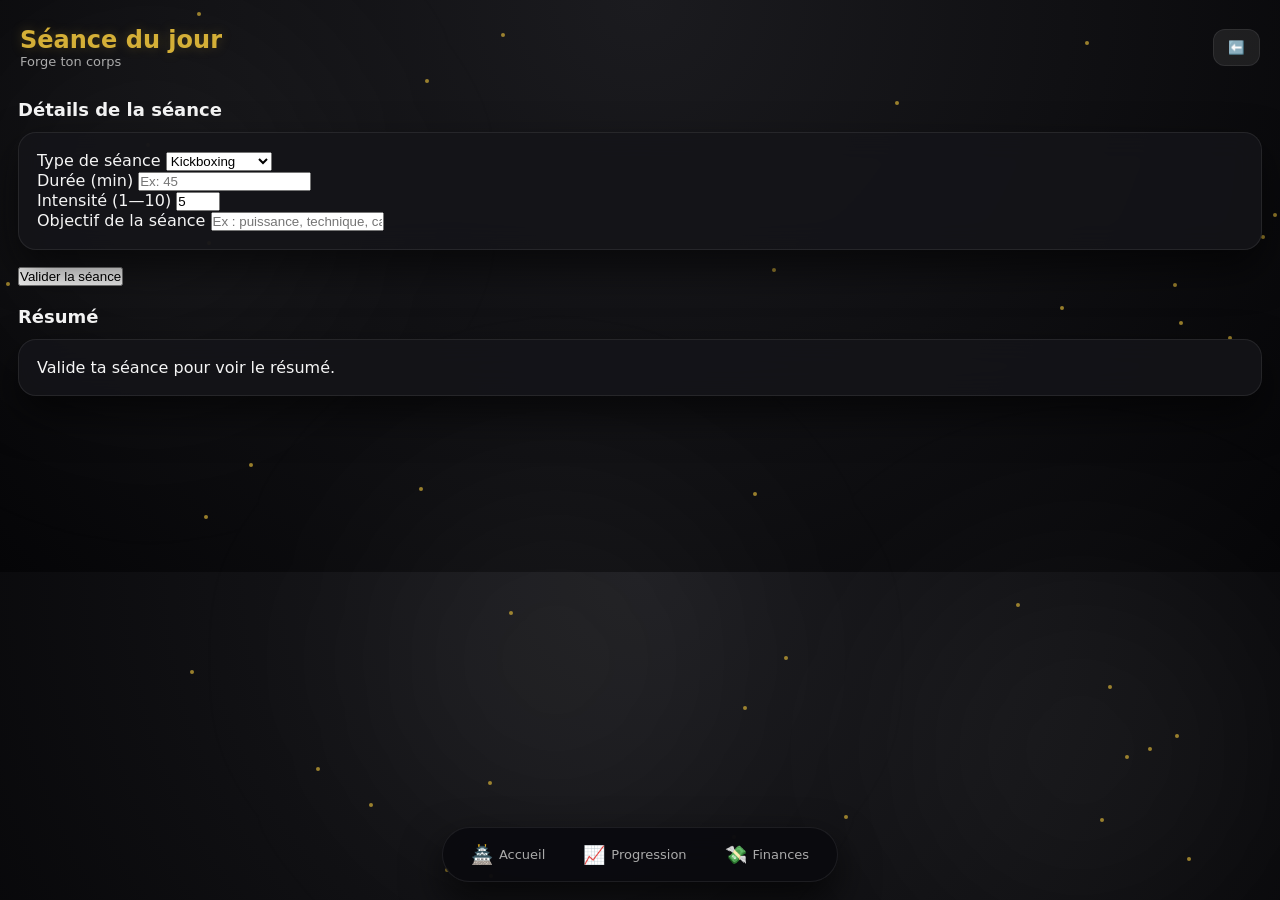
<file: sport.html>
<!DOCTYPE html>
<html lang="fr">
<head>
    <meta charset="UTF-8">
    <meta name="viewport" content="width=device-width, initial-scale=1.0">
    <title>Séance du jour • Dojo</title>

    <link rel="stylesheet" href="style.css">
</head>

<body class="page-dojo">

    <!-- FOND ANIMÉ -->
    <div id="background">
        <div class="smoke"></div>
        <div class="smoke"></div>
        <div class="smoke"></div>
    </div>

    <script>
        for (let i = 0; i < 40; i++) {
            const p = document.createElement("div");
            p.className = "particle";
            p.style.left = Math.random() * 100 + "vw";
            p.style.top = Math.random() * 100 + "vh";
            p.style.animationDelay = Math.random() * 6 + "s";
            document.getElementById("background").appendChild(p);
        }
    </script>

    <!-- HEADER -->
    <header class="dojo-header">
        <div>
            <div class="dojo-title">Séance du jour</div>
            <div class="dojo-subtitle">Forge ton corps</div>
        </div>
        <button class="dojo-settings-btn" onclick="window.location.href='index.html'">⬅️</button>
    </header>

    <main class="dojo-main">

        <section class="dojo-section">
            <h2 class="dojo-section-title">Détails de la séance</h2>

            <div class="dojo-card">

                <label>Type de séance</label>
                <select id="typeSeance">
                    <option value="Kickboxing">Kickboxing</option>
                    <option value="Musculation">Musculation</option>
                    <option value="Boxe anglaise">Boxe anglaise</option>
                    <option value="Cardio">Cardio</option>
                    <option value="Yoga">Yoga</option>
                    <option value="Mobilité">Mobilité</option>
                    <option value="Repos actif">Repos actif</option>
                </select>

                <div class="row">
                    <div>
                        <label>Durée (min)</label>
                        <input type="number" id="dureeSeance" min="5" placeholder="Ex: 45">
                    </div>
                    <div>
                        <label>Intensité (1—10)</label>
                        <input type="number" id="intensiteSeance" min="1" max="10" value="5">
                    </div>
                </div>

                <label>Objectif de la séance</label>
                <input type="text" id="objectifSeance" placeholder="Ex : puissance, technique, cardio...">

            </div>
        </section>

        <button class="primary" id="validerSeanceBtn">Valider la séance</button>

        <section class="dojo-section">
            <h2 class="dojo-section-title">Résumé</h2>
            <div class="dojo-card small-text" id="historiqueSeances">
                Valide ta séance pour voir le résumé.
            </div>
        </section>

        <div id="sportStatus" style="margin-top: 10px; text-align: center; color: #d4af37;"></div>

    </main>

    <!-- MENU -->
    <div class="bottom-menu-wrapper">
        <div class="bottom-menu-pill">
            <a href="index.html"><span class="icon">🏯</span>Accueil</a>
            <a href="progression.html"><span class="icon">📈</span>Progression</a>
            <a href="finance.html"><span class="icon">💸</span>Finances</a>
        </div>
    </div>

    <script src="dojo.js"></script>

    <script>
        function todayKey() {
            const now = new Date();
            const year = now.getFullYear();
            const month = String(now.getMonth() + 1).padStart(2, '0');
            const day = String(now.getDate()).padStart(2, '0');
            return `${year}-${month}-${day}`;
        }

        function getJSON(key, def) {
            try {
                const data = localStorage.getItem(key);
                return data ? JSON.parse(data) : def;
            } catch {
                return def;
            }
        }

        function setJSON(key, value) {
            localStorage.setItem(key, JSON.stringify(value));
        }

        const key = todayKey();
        const statusEl = document.getElementById("sportStatus");

        // Vérifier si déjà validé
        const xpGained = getJSON("xpGained", {});
        
        if (xpGained[key]?.sport) {
            statusEl.innerHTML = "✅ Séance déjà validée aujourd'hui !";
            statusEl.style.color = "#4caf50";
        }

        // Affichage historique
        const seances = getJSON("seances", {});
        if (seances[key]) {
            const s = seances[key];
            
            // Pré-remplir
            document.getElementById("typeSeance").value = s.type || "Musculation";
            document.getElementById("dureeSeance").value = s.duree || "";
            document.getElementById("intensiteSeance").value = s.intensite || 5;
            document.getElementById("objectifSeance").value = s.objectif || "";

            document.getElementById("historiqueSeances").innerHTML =
                "<strong>Type :</strong> " + s.type + "<br>" +
                "<strong>Durée :</strong> " + s.duree + " min<br>" +
                "<strong>Intensité :</strong> " + s.intensite + "/10<br>" +
                (s.objectif ? "<strong>Objectif :</strong> " + s.objectif : "") +
                "<br><br>🔥 <strong>+12 XP</strong>";
        }

        // Validation
        document.getElementById("validerSeanceBtn").addEventListener("click", () => {

            const type = document.getElementById("typeSeance").value;
            const duree = document.getElementById("dureeSeance").value;
            const intensite = document.getElementById("intensiteSeance").value;
            const objectif = document.getElementById("objectifSeance").value;

            if (!duree) {
                alert("❌ Entre au moins la durée de ta séance.");
                return;
            }

            const seances = getJSON("seances", {});
            seances[key] = { type, duree, intensite, objectif };
            setJSON("seances", seances);

            // Mettre à jour l'historique pour progression.html
            const hist = getJSON("historiquePoids", []);
            const existingIndex = hist.findIndex(h => h.date === key);
            
            if (existingIndex >= 0) {
                hist[existingIndex].sport = parseInt(duree);
            } else {
                hist.push({ 
                    date: key, 
                    sport: parseInt(duree)
                });
            }
            setJSON("historiquePoids", hist);

            // Vérifier si déjà validé aujourd'hui
            const xpGained = getJSON("xpGained", {});
            
            let xpEarned = 0;

            if (!xpGained[key]?.sport) {
                xpEarned = 12;
                let xp = parseInt(localStorage.getItem("xp") || "0", 10);
                xp += xpEarned;
                localStorage.setItem("xp", xp.toString());

                // Marquer comme validé
                if (!xpGained[key]) {
                    xpGained[key] = {};
                }
                xpGained[key].sport = true;
                setJSON("xpGained", xpGained);

                alert("🔥 Séance validée !\n\n" + type + " — " + duree + " min\nIntensité : " + intensite + "/10\n\nXP gagnés : +12 XP");
            } else {
                alert("📊 Séance mise à jour !\n\n⚠️ XP déjà accordés aujourd'hui (pas de double gain)");
            }

            window.location.href = "index.html";
        });
    </script>

</body>
</html>
</file>
<file: style.css>
/* ============================================================
   DOJO DU MOINE GUERRIER — STYLE GLOBAL
   ============================================================ */

/* ------------------------------
   VARIABLES
--------------------------------*/
:root {
    --bg1: #050507;
    --bg2: #1b1b1f;
    --card-bg: rgba(20,20,25,0.85);
    --card-border: rgba(255,255,255,0.08);
    --text: #f5f5f5;
    --muted: #aaa;
    --accent: #d4af37;
    --accent-soft: rgba(212,175,55,0.18);
    --radius: 18px;
    --blur: 14px;
    --transition: 0.25s ease;
}

/* ------------------------------
   RESET
--------------------------------*/
* {
    margin: 0;
    padding: 0;
    box-sizing: border-box;
    -webkit-tap-highlight-color: transparent;
}

body {
    font-family: system-ui, -apple-system, BlinkMacSystemFont, "SF Pro Text", Inter, sans-serif;
    background: radial-gradient(circle at top, var(--bg2), var(--bg1));
    color: var(--text);
    padding-bottom: 120px;
    overflow-x: hidden;
}

/* ------------------------------
   FOND ANIMÉ
--------------------------------*/
#background {
    position: fixed;
    inset: 0;
    z-index: -1;
    overflow: hidden;
}

.smoke {
    position: absolute;
    width: 600px;
    height: 600px;
    background: radial-gradient(circle, rgba(255,255,255,0.06), transparent 70%);
    filter: blur(80px);
    animation: smokeMove 18s infinite ease-in-out;
}

.smoke:nth-child(1) { top: -100px; left: -150px; animation-delay: 0s; }
.smoke:nth-child(2) { bottom: -150px; right: -100px; animation-delay: 4s; }
.smoke:nth-child(3) { top: 40%; left: 20%; animation-delay: 8s; }

@keyframes smokeMove {
    0% { transform: translate(0,0) scale(1); }
    50% { transform: translate(40px,-30px) scale(1.2); }
    100% { transform: translate(0,0) scale(1); }
}

.particle {
    position: absolute;
    width: 4px;
    height: 4px;
    background: var(--accent);
    border-radius: 50%;
    opacity: 0.7;
    animation: floatUp 6s infinite ease-in-out;
}

@keyframes floatUp {
    0% { transform: translateY(0) scale(1); opacity: 0.3; }
    50% { opacity: 0.9; }
    100% { transform: translateY(-120px) scale(0.5); opacity: 0; }
}

/* ============================================================
   ACCUEIL DOJO (index.html)
   ============================================================ */

body.page-dojo {
    /* même fond que défaut, mais on garde la classe si besoin */
}

/* HEADER */
.dojo-header {
    padding: 26px 20px 10px;
    display: flex;
    justify-content: space-between;
    align-items: center;
}

.dojo-title {
    font-size: 24px;
    font-weight: 700;
    color: var(--accent);
    text-shadow: 0 0 12px rgba(212,175,55,0.25);
}

.dojo-subtitle {
    font-size: 13px;
    color: var(--muted);
}

.dojo-settings-btn {
    background: rgba(255,255,255,0.08);
    border: 1px solid var(--card-border);
    padding: 10px 14px;
    border-radius: 12px;
    color: var(--text);
    cursor: pointer;
    transition: var(--transition);
}

.dojo-settings-btn:hover {
    background: var(--accent-soft);
    color: #000;
}

/* MAIN */
.dojo-main {
    padding: 0 18px 40px;
}

.dojo-section {
    margin-top: 20px;
}

.dojo-section-title {
    font-size: 18px;
    font-weight: 600;
    margin-bottom: 12px;
}

/* CARTES GÉNÉRIQUES */
.dojo-card {
    background: var(--card-bg);
    border: 1px solid var(--card-border);
    border-radius: var(--radius);
    padding: 18px;
    margin-bottom: 16px;
    backdrop-filter: blur(var(--blur));
    box-shadow: 0 18px 40px rgba(0,0,0,0.6);
    transition: var(--transition);
}

.dojo-card:hover {
    border-color: var(--accent);
    box-shadow: 0 18px 50px rgba(212,175,55,0.15);
}

/* GRILLE CORPS (PAS + EAU) */
.dojo-stats-grid {
    display: grid;
    grid-template-columns: 1fr;
    gap: 16px;
}

@media (min-width: 700px) {
    .dojo-stats-grid {
        grid-template-columns: 1fr 1fr;
    }
}

/* HEADER DE CARTE */
.dojo-card-header {
    display: flex;
    align-items: center;
    gap: 10px;
    margin-bottom: 10px;
}

.dojo-card-icon {
    font-size: 22px;
}

.dojo-card-label {
    font-size: 14px;
    color: var(--muted);
}

/* VALEUR PRINCIPALE */
.dojo-card-main {
    display: flex;
    align-items: baseline;
    gap: 6px;
    margin: 4px 0 10px;
}

.dojo-card-value {
    font-size: 26px;
    font-weight: 700;
}

.dojo-card-unit {
    font-size: 14px;
    color: var(--muted);
}

/* PROGRESSION */
.dojo-card-progress {
    margin-top: 4px;
}

.dojo-card-progress-bar {
    width: 100%;
    height: 8px;
    background: rgba(255,255,255,0.08);
    border-radius: 999px;
    overflow: hidden;
    margin: 6px 0;
}

.dojo-card-progress-fill {
    height: 100%;
    background: var(--accent);
    width: 0%;
    transition: width 0.4s ease;
}

.dojo-card-progress-text {
    font-size: 12px;
    color: var(--muted);
    margin-top: 4px;
}

/* ACTIONS (CHIPS) */
.dojo-card-actions {
    display: flex;
    gap: 8px;
    margin-top: 10px;
    flex-wrap: wrap;
}

.dojo-chip {
    padding: 6px 12px;
    background: rgba(255,255,255,0.08);
    border-radius: 999px;
    border: 1px solid var(--card-border);
    color: var(--text);
    cursor: pointer;
    font-size: 13px;
    transition: var(--transition);
}

.dojo-chip:hover {
    background: var(--accent-soft);
    color: #000;
}

.dojo-card-hint {
    margin-top: 8px;
    font-size: 11px;
    color: var(--muted);
}

/* TOGGLE HYDRATATION */
.dojo-card-toggle {
    display: inline-flex;
    background: rgba(255,255,255,0.06);
    border-radius: 999px;
    padding: 3px;
    margin: 6px 0 10px;
}

.toggle-btn {
    border: none;
    background: transparent;
    color: var(--muted);
    font-size: 12px;
    padding: 6px 10px;
    border-radius: 999px;
    cursor: pointer;
    transition: var(--transition);
}

.toggle-btn.active {
    background: var(--accent-soft);
    color: #000;
}

/* RITUELS */
.dojo-rituals {
    display: flex;
    flex-direction: column;
    gap: 10px;
}

.ritual-card {
    background: var(--card-bg);
    border: 1px solid var(--card-border);
    border-radius: var(--radius);
    padding: 14px;
    display: flex;
    justify-content: space-between;
    align-items: center;
    backdrop-filter: blur(var(--blur));
    transition: var(--transition);
}

.ritual-card.completed {
    border-color: var(--accent);
    background: rgba(212,175,55,0.12);
}

.ritual-left {
    display: flex;
    gap: 12px;
    align-items: center;
}

.ritual-icon {
    font-size: 22px;
}

.ritual-title {
    font-size: 14px;
    font-weight: 600;
}

.ritual-subtitle {
    font-size: 12px;
    color: var(--muted);
}

.ritual-toggle {
    width: 26px;
    height: 26px;
    border-radius: 50%;
    border: 2px solid var(--muted);
    background: transparent;
    cursor: pointer;
    transition: var(--transition);
}

.ritual-card.completed .ritual-toggle {
    background: var(--accent);
    border-color: var(--accent);
}

/* BOUTON FLOTTANT + */
.add-ritual-btn {
    position: fixed;
    bottom: 100px;
    right: 20px;
    width: 52px;
    height: 52px;
    border-radius: 50%;
    border: none;
    background: var(--accent);
    color: #000;
    font-size: 26px;
    display: flex;
    align-items: center;
    justify-content: center;
    box-shadow: 0 12px 30px rgba(0,0,0,0.6);
    cursor: pointer;
    transition: var(--transition);
    z-index: 9998;
}

.add-ritual-btn:hover {
    filter: brightness(1.1);
    box-shadow: 0 16px 40px rgba(212,175,55,0.45);
}

/* POPUP RÉGLAGES */
.popup-overlay {
    position: fixed;
    top: 0;
    left: 0;
    width: 100%;
    height: 100%;
    background: rgba(0,0,0,0.6);
    display: none;
    justify-content: center;
    align-items: center;
    z-index: 9999;
}

.popup {
    background: #111;
    padding: 20px;
    border-radius: 16px;
    width: 90%;
    max-width: 400px;
    border: 1px solid rgba(255,255,255,0.08);
}

.popup input, .popup select {
    width: 100%;
    padding: 10px;
    margin: 6px 0 14px;
    border-radius: 8px;
    border: none;
    background: rgba(255,255,255,0.1);
    color: #fff;
}

.popup button {
    width: 100%;
    padding: 12px;
    margin-top: 10px;
    border: none;
    border-radius: 10px;
    background: #d4af37;
    color: #000;
    font-weight: 600;
    cursor: pointer;
}

.close-popup {
    background: rgba(255,255,255,0.1);
    color: #fff;
}

/* ============================================================
   MENU BAS (PILL FLOTTANT)
   ============================================================ */

.bottom-menu-wrapper {
    position: fixed;
    bottom: 18px;
    left: 0;
    width: 100%;
    display: flex;
    justify-content: center;
    pointer-events: none;
    z-index: 9999;
}

.bottom-menu-pill {
    pointer-events: auto;
    background: rgba(10,10,15,0.92);
    backdrop-filter: blur(18px);
    border-radius: 999px;
    padding: 10px 18px;
    display: flex;
    gap: 18px;
    align-items: center;
    border: 1px solid rgba(255,255,255,0.08);
    box-shadow: 0 18px 40px rgba(0,0,0,0.7);
}

.bottom-menu-pill a {
    color: #aaa;
    text-decoration: none;
    font-size: 13px;
    display: flex;
    align-items: center;
    gap: 6px;
    padding: 6px 10px;
    border-radius: 999px;
    transition: var(--transition);
}

.bottom-menu-pill a span.icon {
    font-size: 18px;
}

.bottom-menu-pill a.active {
    background: var(--accent-soft);
    color: #fdf5d0;
}

/* ============================================================
   PAGE PROGRESSION
   ============================================================ */

body.page-progression {
    margin: 0;
    padding: 0 0 90px 0;
    font-family: system-ui, -apple-system, BlinkMacSystemFont, "SF Pro Text", sans-serif;
    background: radial-gradient(circle at top, #1b1b1f, #050507);
    color: #f5f5f5;
}

.progression-title {
    text-align: center;
    font-size: 26px;
    font-weight: 700;
    margin: 20px 0 5px;
}

.progression-subtitle {
    text-align: center;
    font-size: 13px;
    color: #aaa;
    margin-bottom: 20px;
}

.progression-container {
    max-width: 900px;
    margin: 0 auto;
    padding: 0 16px 20px;
    box-sizing: border-box;
}

#progressionChart {
    width: 100%;
    max-width: 900px;
    margin: 0 auto 20px;
}

.days-strip {
    display: flex;
    overflow-x: auto;
    gap: 10px;
    padding: 10px 0 5px;
    margin-bottom: 10px;
    scrollbar-width: none;
}
.days-strip::-webkit-scrollbar {
    display: none;
}

.day-pill {
    flex: 0 0 auto;
    padding: 8px 14px;
    border-radius: 999px;
    background: rgba(255,255,255,0.05);
    border: 1px solid rgba(255,255,255,0.08);
    color: #ddd;
    font-size: 13px;
    cursor: pointer;
    white-space: nowrap;
    transition: all 0.2s ease;
}
.day-pill.active {
    background: rgba(212,175,55,0.18);
    border-color: #d4af37;
    color: #fdf5d0;
}

.details-card {
    background: rgba(15,15,20,0.9);
    border-radius: 18px;
    padding: 16px 18px;
    margin-top: 10px;
    box-shadow: 0 18px 40px rgba(0,0,0,0.6);
    border: 1px solid rgba(255,255,255,0.05);
}

.details-card h2 {
    font-size: 18px;
    margin: 0 0 10px;
}

.detail-row {
    display: flex;
    justify-content: space-between;
    font-size: 14px;
    margin: 4px 0;
}

.detail-label {
    color: #aaa;
}

.detail-value {
    font-weight: 600;
}

/* ============================================================
   PAGE FINANCES
   ============================================================ */

body.page-finances {
    background: radial-gradient(circle at top, #1b1b1f, #050507);
    color: #f5f5f5;
    padding-bottom: 120px;
    font-family: system-ui, -apple-system, BlinkMacSystemFont, "SF Pro Text";
}

.finance-header {
    text-align: center;
    padding: 20px 0 10px;
}

.finance-period {
    display: flex;
    justify-content: center;
    gap: 12px;
    margin: 10px 0;
}

.finance-period button {
    background: rgba(255,255,255,0.1);
    border: none;
    padding: 6px 12px;
    border-radius: 8px;
    color: #fff;
    cursor: pointer;
}

.finance-view-toggle {
    display: flex;
    justify-content: center;
    gap: 10px;
}

.finance-view-toggle button {
    background: rgba(255,255,255,0.1);
    border: none;
    padding: 6px 14px;
    border-radius: 999px;
    color: #aaa;
    cursor: pointer;
}

.finance-view-toggle button.active {
    background: rgba(212,175,55,0.18);
    color: #fdf5d0;
}

.finance-solde {
    margin-top: 10px;
    font-size: 20px;
    font-weight: 600;
}

.finance-container {
    padding: 20px;
}

.section-title {
    margin-top: 20px;
    font-size: 20px;
    font-weight: 600;
}

/* TRANSACTIONS */
.transaction-card {
    background: rgba(255,255,255,0.05);
    padding: 14px;
    border-radius: 14px;
    margin-bottom: 12px;
    border: 1px solid rgba(255,255,255,0.08);
}

.transaction-card .amount {
    font-size: 18px;
    font-weight: 600;
}

.transaction-card .amount.positive {
    color: #4caf50;
}

.transaction-card .amount.negative {
    color: #e53935;
}

.transaction-card .desc {
    font-size: 14px;
    color: #aaa;
}

/* BOUTON AJOUT FINANCES */
.add-transaction-btn {
    position: fixed;
    bottom: 100px;
    right: 20px;
    background: #d4af37;
    color: #000;
    border: none;
    padding: 16px 20px;
    border-radius: 999px;
    font-size: 22px;
    cursor: pointer;
    box-shadow: 0 10px 30px rgba(0,0,0,0.4);
}

/* SWIPE TO DELETE */
.swipe-card {
    position: relative;
    overflow: hidden;
    touch-action: pan-y;
}

.swipe-content {
    background: rgba(255,255,255,0.05);
    padding: 14px;
    border-radius: 14px;
    transition: transform 0.25s ease;
}

.swipe-delete {
    position: absolute;
    right: 0;
    top: 0;
    height: 100%;
    width: 120px;
    background: #e53935;
    color: #fff;
    display: flex;
    justify-content: center;
    align-items: center;
    font-weight: 600;
    transform: translateX(120px);
    transition: transform 0.25s ease;
    border-radius: 14px;
}
/* Tailles des cartes */
.dojo-card-medium {
    padding: 16px 18px;
}

.dojo-card-small {
    padding: 14px 16px;
}

/* Inline inputs */
.inline-input {
    width: 80px;
    background: rgba(255,255,255,0.08);
    border: 1px solid var(--card-border);
    border-radius: 8px;
    padding: 6px;
    color: var(--text);
    text-align: right;
}

.inline-slider {
    width: 120px;
}

/* Cartes cliquables */
.clickable {
    cursor: pointer;
    transition: 0.25s ease;
}

.clickable:hover {
    background: rgba(255,255,255,0.06);
}

/* Popup premium */
.popup-dojo {
    background: var(--card-bg);
    border: 1px solid var(--card-border);
    padding: 20px;
    border-radius: 18px;
    width: 90%;
    max-width: 380px;
    backdrop-filter: blur(14px);
}

/* Sélecteur de période */
.period-selector {
    display: flex;
    gap: 8px;
    justify-content: center;
    margin: 20px 0;
}

.period-btn {
    background: rgba(255,255,255,0.05);
    border: 1px solid rgba(255,255,255,0.08);
    padding: 8px 16px;
    border-radius: 999px;
    color: #aaa;
    font-size: 13px;
    cursor: pointer;
    transition: all 0.2s ease;
}

.period-btn:hover {
    background: rgba(255,255,255,0.1);
    border-color: rgba(212,175,55,0.3);
}

.period-btn.active {
    background: rgba(212,175,55,0.18);
    border-color: #d4af37;
    color: #fdf5d0;
    font-weight: 600;
}

/* Statistiques résumées */
.stats-summary {
    display: grid;
    grid-template-columns: repeat(auto-fit, minmax(140px, 1fr));
    gap: 12px;
    margin: 20px 0;
}

.stat-card {
    background: rgba(15,15,20,0.9);
    border-radius: 14px;
    padding: 14px;
    text-align: center;
    border: 1px solid rgba(255,255,255,0.05);
    transition: all 0.2s ease;
}

.stat-card:hover {
    border-color: rgba(212,175,55,0.3);
    transform: translateY(-2px);
}

.stat-icon {
    font-size: 24px;
    margin-bottom: 6px;
}

.stat-value {
    font-size: 20px;
    font-weight: 700;
    color: #d4af37;
    margin: 4px 0;
}

.stat-label {
    font-size: 11px;
    color: #aaa;
    text-transform: uppercase;
    letter-spacing: 0.5px;
}

/* Container du graphique */
.chart-container {
    background: rgba(15,15,20,0.9);
    border-radius: 18px;
    padding: 20px;
    margin: 20px 0;
    border: 1px solid rgba(255,255,255,0.05);
    box-shadow: 0 18px 40px rgba(0,0,0,0.6);
}

#progressionChart {
    max-height: 400px;
}

/* Timeline jours améliorée */
.days-strip {
    display: flex;
    overflow-x: auto;
    gap: 10px;
    padding: 10px 0 15px;
    margin: 20px 0;
    scrollbar-width: thin;
    scrollbar-color: rgba(212,175,55,0.3) rgba(255,255,255,0.05);
}

.days-strip::-webkit-scrollbar {
    height: 6px;
}

.days-strip::-webkit-scrollbar-track {
    background: rgba(255,255,255,0.05);
    border-radius: 10px;
}

.days-strip::-webkit-scrollbar-thumb {
    background: rgba(212,175,55,0.3);
    border-radius: 10px;
}

.days-strip::-webkit-scrollbar-thumb:hover {
    background: rgba(212,175,55,0.5);
}

.day-pill {
    flex: 0 0 auto;
    min-width: 65px;
    padding: 10px 12px;
    border-radius: 12px;
    background: rgba(255,255,255,0.05);
    border: 1px solid rgba(255,255,255,0.08);
    color: #ddd;
    font-size: 12px;
    cursor: pointer;
    white-space: nowrap;
    transition: all 0.2s ease;
    text-align: center;
    line-height: 1.4;
}

.day-pill strong {
    display: block;
    font-size: 11px;
    font-weight: 600;
    color: #aaa;
    margin-bottom: 2px;
}

.day-pill:hover {
    background: rgba(255,255,255,0.08);
    transform: translateY(-2px);
}

.day-pill.active {
    background: rgba(212,175,55,0.18);
    border-color: #d4af37;
    color: #fdf5d0;
    box-shadow: 0 4px 12px rgba(212,175,55,0.3);
}

.day-pill.active strong {
    color: #d4af37;
}

/* Carte détails améliorée */
.details-card {
    background: rgba(15,15,20,0.9);
    border-radius: 18px;
    padding: 20px;
    margin-top: 10px;
    box-shadow: 0 18px 40px rgba(0,0,0,0.6);
    border: 1px solid rgba(255,255,255,0.05);
}

.details-card h2 {
    font-size: 18px;
    margin: 0 0 16px;
    color: #d4af37;
    text-align: center;
    padding-bottom: 12px;
    border-bottom: 1px solid rgba(255,255,255,0.08);
}

.detail-grid {
    display: grid;
    grid-template-columns: 1fr 1fr;
    gap: 12px;
}

.detail-row {
    display: flex;
    flex-direction: column;
    gap: 4px;
    padding: 12px;
    background: rgba(255,255,255,0.03);
    border-radius: 10px;
    border: 1px solid rgba(255,255,255,0.05);
}

.detail-label {
    font-size: 12px;
    color: #aaa;
}

.detail-value {
    font-size: 18px;
    font-weight: 600;
    color: #f5f5f5;
}

/* Codes couleur pour valeurs */
.detail-value.stress-high {
    color: #ff6b6b;
}

.detail-value.stress-medium {
    color: #ffa726;
}

.detail-value.sleep-good {
    color: #4caf50;
}

.detail-value.sleep-bad {
    color: #ff6b6b;
}

/* Responsive */
@media (max-width: 600px) {
    .stats-summary {
        grid-template-columns: repeat(2, 1fr);
    }
    
    .detail-grid {
        grid-template-columns: 1fr;
    }
    
    .period-selector {
        flex-wrap: wrap;
    }
}

/* Animations */
@keyframes fadeIn {
    from {
        opacity: 0;
        transform: translateY(10px);
    }
    to {
        opacity: 1;
        transform: translateY(0);
    }
}

.stat-card,
.chart-container,
.details-card {
    animation: fadeIn 0.4s ease;
}
/* ============================================================
   PROGRESSION.HTML - STYLE ULTRA SEXY
   À ajouter à la fin de votre style.css existant
   ============================================================ */

/* Container principal */
.progression-container {
    max-width: 1000px;
    margin: 0 auto;
    padding: 0 20px 100px;
}

/* Sélecteur de période */
.period-selector {
    display: flex;
    gap: 10px;
    justify-content: center;
    margin: 25px 0;
    flex-wrap: wrap;
}

.period-btn {
    background: rgba(255,255,255,0.04);
    border: 1.5px solid rgba(255,255,255,0.1);
    padding: 10px 20px;
    border-radius: 999px;
    color: #aaa;
    font-size: 14px;
    font-weight: 600;
    cursor: pointer;
    transition: all 0.3s cubic-bezier(0.4, 0, 0.2, 1);
    position: relative;
    overflow: hidden;
}

.period-btn::before {
    content: '';
    position: absolute;
    top: 50%;
    left: 50%;
    width: 0;
    height: 0;
    border-radius: 50%;
    background: rgba(212,175,55,0.15);
    transform: translate(-50%, -50%);
    transition: width 0.4s, height 0.4s;
}

.period-btn:hover::before {
    width: 200px;
    height: 200px;
}

.period-btn:hover {
    border-color: rgba(212,175,55,0.4);
    transform: translateY(-2px);
}

.period-btn.active {
    background: linear-gradient(135deg, rgba(212,175,55,0.25), rgba(212,175,55,0.15));
    border-color: #d4af37;
    color: #fdf5d0;
    box-shadow: 0 4px 20px rgba(212,175,55,0.3);
}

/* Statistiques résumées */
.stats-summary {
    display: grid;
    grid-template-columns: repeat(auto-fit, minmax(160px, 1fr));
    gap: 16px;
    margin: 30px 0;
}

.stat-card {
    background: linear-gradient(145deg, rgba(20,20,25,0.95), rgba(15,15,20,0.95));
    border-radius: 18px;
    padding: 20px;
    text-align: center;
    border: 1px solid rgba(255,255,255,0.06);
    transition: all 0.4s cubic-bezier(0.4, 0, 0.2, 1);
    position: relative;
    overflow: hidden;
    backdrop-filter: blur(10px);
}

.stat-card::before {
    content: '';
    position: absolute;
    top: 0;
    left: 0;
    right: 0;
    height: 2px;
    background: linear-gradient(90deg, transparent, #d4af37, transparent);
    opacity: 0;
    transition: opacity 0.4s;
}

.stat-card:hover {
    border-color: rgba(212,175,55,0.3);
    transform: translateY(-4px);
    box-shadow: 0 12px 30px rgba(0,0,0,0.4);
}

.stat-card:hover::before {
    opacity: 1;
}

.stat-icon {
    font-size: 32px;
    margin-bottom: 10px;
    filter: drop-shadow(0 0 10px rgba(212,175,55,0.3));
}

.stat-value {
    font-size: 24px;
    font-weight: 800;
    color: #d4af37;
    margin: 8px 0;
    text-shadow: 0 0 20px rgba(212,175,55,0.4);
}

.stat-label {
    font-size: 11px;
    color: #888;
    text-transform: uppercase;
    letter-spacing: 1.2px;
    font-weight: 600;
}

/* Container du graphique */
.chart-container {
    background: linear-gradient(145deg, rgba(20,20,25,0.95), rgba(15,15,20,0.95));
    border-radius: 24px;
    padding: 30px 20px;
    margin: 30px 0;
    border: 1px solid rgba(255,255,255,0.06);
    box-shadow: 0 20px 50px rgba(0,0,0,0.5);
    backdrop-filter: blur(10px);
    position: relative;
    overflow: hidden;
}

.chart-container::before {
    content: '';
    position: absolute;
    top: -2px;
    left: -2px;
    right: -2px;
    bottom: -2px;
    background: linear-gradient(45deg, transparent, rgba(212,175,55,0.1), transparent);
    border-radius: 24px;
    z-index: -1;
}

#progressionChart {
    max-height: 350px;
}

/* Section timeline */
.days-section {
    margin: 35px 0 20px;
}

.section-subtitle {
    font-size: 16px;
    font-weight: 700;
    color: #d4af37;
    margin-bottom: 15px;
    text-transform: uppercase;
    letter-spacing: 1.5px;
}

/* Timeline jours SEXY */
.days-strip {
    display: flex;
    overflow-x: auto;
    gap: 12px;
    padding: 15px 5px 20px;
    scrollbar-width: thin;
    scrollbar-color: rgba(212,175,55,0.4) rgba(255,255,255,0.05);
}

.days-strip::-webkit-scrollbar {
    height: 8px;
}

.days-strip::-webkit-scrollbar-track {
    background: rgba(255,255,255,0.05);
    border-radius: 10px;
    margin: 0 10px;
}

.days-strip::-webkit-scrollbar-thumb {
    background: linear-gradient(90deg, rgba(212,175,55,0.3), rgba(212,175,55,0.6));
    border-radius: 10px;
}

.days-strip::-webkit-scrollbar-thumb:hover {
    background: linear-gradient(90deg, rgba(212,175,55,0.5), rgba(212,175,55,0.8));
}

.day-pill {
    flex: 0 0 auto;
    min-width: 70px;
    height: 70px;
    padding: 8px;
    border-radius: 16px;
    background: linear-gradient(145deg, rgba(30,30,35,0.9), rgba(20,20,25,0.9));
    border: 2px solid rgba(255,255,255,0.08);
    cursor: pointer;
    transition: all 0.3s cubic-bezier(0.4, 0, 0.2, 1);
    display: flex;
    flex-direction: column;
    align-items: center;
    justify-content: center;
    position: relative;
    overflow: hidden;
}

.day-pill::before {
    content: '';
    position: absolute;
    inset: 0;
    background: radial-gradient(circle at center, rgba(212,175,55,0.15), transparent);
    opacity: 0;
    transition: opacity 0.3s;
}

.day-pill:hover {
    border-color: rgba(212,175,55,0.4);
    transform: translateY(-4px) scale(1.05);
    box-shadow: 0 8px 25px rgba(0,0,0,0.4);
}

.day-pill:hover::before {
    opacity: 1;
}

.day-name {
    font-size: 10px;
    font-weight: 700;
    color: #888;
    text-transform: uppercase;
    letter-spacing: 0.5px;
    margin-bottom: 4px;
}

.day-number {
    font-size: 24px;
    font-weight: 800;
    color: #ddd;
}

.day-pill.active {
    background: linear-gradient(145deg, rgba(212,175,55,0.25), rgba(212,175,55,0.15));
    border-color: #d4af37;
    box-shadow: 0 8px 30px rgba(212,175,55,0.4);
    transform: translateY(-4px) scale(1.08);
}

.day-pill.active .day-name {
    color: #d4af37;
}

.day-pill.active .day-number {
    color: #fdf5d0;
    text-shadow: 0 0 20px rgba(212,175,55,0.5);
}

/* Carte détails ULTRA SEXY */
.details-card {
    background: linear-gradient(145deg, rgba(20,20,25,0.98), rgba(15,15,20,0.98));
    border-radius: 24px;
    padding: 30px;
    margin-top: 25px;
    box-shadow: 0 20px 60px rgba(0,0,0,0.5);
    border: 1px solid rgba(255,255,255,0.06);
    backdrop-filter: blur(10px);
    position: relative;
    overflow: hidden;
}

.details-card::before {
    content: '';
    position: absolute;
    top: 0;
    left: 0;
    right: 0;
    height: 3px;
    background: linear-gradient(90deg, transparent, #d4af37, transparent);
}

.detail-header h2 {
    font-size: 22px;
    margin: 0 0 25px;
    color: #d4af37;
    text-align: center;
    padding-bottom: 15px;
    border-bottom: 1px solid rgba(255,255,255,0.08);
    text-shadow: 0 0 30px rgba(212,175,55,0.3);
}

.detail-grid {
    display: grid;
    grid-template-columns: repeat(auto-fit, minmax(140px, 1fr));
    gap: 16px;
}

.detail-item {
    background: rgba(255,255,255,0.02);
    border-radius: 16px;
    padding: 18px;
    border: 1.5px solid rgba(255,255,255,0.06);
    transition: all 0.3s cubic-bezier(0.4, 0, 0.2, 1);
    display: flex;
    flex-direction: column;
    align-items: center;
    text-align: center;
    position: relative;
    overflow: hidden;
}

.detail-item::before {
    content: '';
    position: absolute;
    inset: 0;
    background: radial-gradient(circle at top, rgba(212,175,55,0.1), transparent);
    opacity: 0;
    transition: opacity 0.3s;
}

.detail-item:hover {
    border-color: rgba(212,175,55,0.3);
    transform: translateY(-3px);
    box-shadow: 0 8px 25px rgba(0,0,0,0.4);
}

.detail-item:hover::before {
    opacity: 1;
}

.detail-icon {
    font-size: 36px;
    margin-bottom: 10px;
    filter: drop-shadow(0 0 15px rgba(212,175,55,0.3));
}

.detail-label {
    font-size: 11px;
    color: #888;
    text-transform: uppercase;
    letter-spacing: 1px;
    font-weight: 600;
    margin-bottom: 6px;
}

.detail-value {
    font-size: 22px;
    font-weight: 800;
    color: #f5f5f5;
}

/* Codes couleur pour valeurs */
.detail-item.high .detail-value {
    color: #ff6b6b;
    text-shadow: 0 0 20px rgba(255,107,107,0.5);
}

.detail-item.medium .detail-value {
    color: #ffa726;
    text-shadow: 0 0 20px rgba(255,167,38,0.5);
}

.detail-item.good .detail-value {
    color: #4caf50;
    text-shadow: 0 0 20px rgba(76,175,80,0.5);
}

.detail-item.empty {
    opacity: 0.4;
}

/* Responsive */
@media (max-width: 600px) {
    .stats-summary {
        grid-template-columns: repeat(2, 1fr);
    }
    
    .detail-grid {
        grid-template-columns: repeat(2, 1fr);
    }
    
    .chart-container {
        padding: 20px 15px;
    }
    
    .stat-card {
        padding: 16px;
    }
    
    .stat-icon {
        font-size: 28px;
    }
    
    .stat-value {
        font-size: 20px;
    }
}

/* Animations */
@keyframes fadeInUp {
    from {
        opacity: 0;
        transform: translateY(20px);
    }
    to {
        opacity: 1;
        transform: translateY(0);
    }
}

@keyframes pulse {
    0%, 100% {
        transform: scale(1);
    }
    50% {
        transform: scale(1.05);
    }
}

.stat-card,
.chart-container,
.details-card {
    animation: fadeInUp 0.6s ease;
}

.day-pill.active {
    animation: pulse 2s infinite;
}

/* Effet glow sur hover */
.stat-card:hover .stat-icon,
.detail-item:hover .detail-icon {
    animation: pulse 1s ease-in-out;
}
/* ============================================================
   DOJO ULTRA PREMIUM - CSS COMPLET
   Remplace ou ajoute à style.css
   ============================================================ */

/* === RITUEL PAGE === */

.rituel-hero {
    text-align: center;
    padding: 40px 20px;
    margin-bottom: 30px;
    position: relative;
}

.hero-icon {
    font-size: 80px;
    margin-bottom: 15px;
    filter: drop-shadow(0 0 30px rgba(212,175,55,0.4));
    animation: floatHero 3s ease-in-out infinite;
}

@keyframes floatHero {
    0%, 100% { transform: translateY(0); }
    50% { transform: translateY(-10px); }
}

.hero-title {
    font-size: 28px;
    font-weight: 800;
    background: linear-gradient(135deg, #d4af37, #f5d98b);
    -webkit-background-clip: text;
    -webkit-text-fill-color: transparent;
    background-clip: text;
    margin-bottom: 8px;
}

.hero-subtitle {
    font-size: 14px;
    color: #888;
    letter-spacing: 2px;
    text-transform: uppercase;
}

.section-header {
    margin-bottom: 20px;
}

.section-title-premium {
    font-size: 20px;
    font-weight: 700;
    color: #d4af37;
    margin-bottom: 10px;
}

.section-line {
    height: 2px;
    background: linear-gradient(90deg, transparent, #d4af37, transparent);
    opacity: 0.3;
}

.premium-card {
    background: linear-gradient(145deg, rgba(20,20,25,0.98), rgba(15,15,20,0.98));
    border-radius: 24px;
    padding: 30px;
    border: 1px solid rgba(255,255,255,0.08);
    box-shadow: 0 20px 60px rgba(0,0,0,0.5);
    backdrop-filter: blur(10px);
    margin-bottom: 25px;
}

.input-group-premium {
    margin-bottom: 20px;
}

.input-group-premium.half {
    flex: 1;
}

.input-row {
    display: flex;
    gap: 15px;
}

.premium-label {
    display: flex;
    align-items: center;
    gap: 8px;
    font-size: 13px;
    font-weight: 600;
    color: #aaa;
    margin-bottom: 10px;
    text-transform: uppercase;
    letter-spacing: 1px;
}

.label-icon {
    font-size: 18px;
}

.premium-input {
    width: 100%;
    padding: 14px 18px;
    background: rgba(255,255,255,0.04);
    border: 2px solid rgba(255,255,255,0.1);
    border-radius: 12px;
    color: #fff;
    font-size: 15px;
    transition: all 0.3s;
}

.premium-input:focus {
    outline: none;
    border-color: #d4af37;
    background: rgba(255,255,255,0.06);
    box-shadow: 0 0 20px rgba(212,175,55,0.2);
}

.premium-input::placeholder {
    color: #666;
}

.slider-container {
    display: flex;
    align-items: center;
    gap: 15px;
}

.premium-slider {
    flex: 1;
    height: 8px;
    border-radius: 999px;
    background: rgba(255,255,255,0.1);
    outline: none;
    -webkit-appearance: none;
}

.premium-slider::-webkit-slider-thumb {
    -webkit-appearance: none;
    width: 24px;
    height: 24px;
    border-radius: 50%;
    background: linear-gradient(135deg, #d4af37, #f5d98b);
    cursor: pointer;
    box-shadow: 0 4px 12px rgba(212,175,55,0.4);
    transition: transform 0.2s;
}

.premium-slider::-webkit-slider-thumb:hover {
    transform: scale(1.2);
}

.slider-value {
    min-width: 50px;
    text-align: right;
    font-weight: 700;
    font-size: 16px;
    color: #d4af37;
}

/* Routine Timeline */
.routine-timeline {
    display: flex;
    flex-direction: column;
    gap: 20px;
}

.routine-step {
    display: flex;
    gap: 20px;
    align-items: flex-start;
    padding: 20px;
    background: rgba(255,255,255,0.02);
    border-radius: 16px;
    border: 1px solid rgba(255,255,255,0.06);
    transition: all 0.3s;
}

.routine-step:hover {
    border-color: rgba(212,175,55,0.3);
    transform: translateX(5px);
}

.step-number {
    width: 50px;
    height: 50px;
    border-radius: 50%;
    background: linear-gradient(135deg, rgba(212,175,55,0.2), rgba(212,175,55,0.1));
    border: 2px solid #d4af37;
    display: flex;
    align-items: center;
    justify-content: center;
    font-size: 24px;
    font-weight: 800;
    color: #d4af37;
    flex-shrink: 0;
}

.step-content {
    flex: 1;
}

.step-title {
    font-size: 16px;
    font-weight: 700;
    color: #fff;
    margin-bottom: 6px;
}

.step-desc {
    font-size: 13px;
    color: #888;
    line-height: 1.6;
}

/* Bouton Validation Premium */
.btn-premium-validate {
    width: 100%;
    padding: 18px;
    background: linear-gradient(135deg, #d4af37, #f5d98b);
    border: none;
    border-radius: 16px;
    color: #000;
    font-size: 16px;
    font-weight: 800;
    cursor: pointer;
    display: flex;
    align-items: center;
    justify-content: center;
    gap: 10px;
    position: relative;
    overflow: hidden;
    box-shadow: 0 8px 30px rgba(212,175,55,0.4);
    transition: all 0.3s;
}

.btn-premium-validate:hover {
    transform: translateY(-2px);
    box-shadow: 0 12px 40px rgba(212,175,55,0.6);
}

.btn-premium-validate:active {
    transform: translateY(0);
}

.btn-icon {
    font-size: 20px;
    animation: sparkle 2s infinite;
}

@keyframes sparkle {
    0%, 100% { transform: scale(1) rotate(0deg); }
    25% { transform: scale(1.2) rotate(-10deg); }
    75% { transform: scale(1.2) rotate(10deg); }
}

.btn-shine {
    position: absolute;
    top: -50%;
    left: -50%;
    width: 200%;
    height: 200%;
    background: linear-gradient(45deg, transparent, rgba(255,255,255,0.3), transparent);
    animation: shine 3s infinite;
}

@keyframes shine {
    0% { transform: translateX(-100%) translateY(-100%) rotate(45deg); }
    100% { transform: translateX(100%) translateY(100%) rotate(45deg); }
}

.status-message {
    text-align: center;
    margin-top: 15px;
    padding: 12px;
    border-radius: 12px;
    font-weight: 600;
    opacity: 0;
    transition: opacity 0.3s;
}

/* === PAGE DOJO (INDEX) === */

.dojo-header-premium {
    padding: 20px;
    display: flex;
    justify-content: space-between;
    align-items: center;
    background: linear-gradient(180deg, rgba(10,10,15,0.9), transparent);
    backdrop-filter: blur(10px);
}

.header-content {
    display: flex;
    align-items: center;
    gap: 15px;
}

.dojo-logo {
    font-size: 40px;
    filter: drop-shadow(0 0 20px rgba(212,175,55,0.4));
}

.dojo-title-premium {
    font-size: 22px;
    font-weight: 800;
    background: linear-gradient(135deg, #d4af37, #f5d98b);
    -webkit-background-clip: text;
    -webkit-text-fill-color: transparent;
    background-clip: text;
}

.dojo-subtitle-premium {
    font-size: 12px;
    color: #888;
    letter-spacing: 1.5px;
}

.btn-icon-premium {
    width: 44px;
    height: 44px;
    border-radius: 50%;
    background: rgba(255,255,255,0.06);
    border: 1px solid rgba(255,255,255,0.1);
    color: #fff;
    font-size: 18px;
    cursor: pointer;
    transition: all 0.3s;
}

.btn-icon-premium:hover {
    background: rgba(212,175,55,0.2);
    border-color: #d4af37;
    transform: rotate(90deg);
}

.dojo-main-premium {
    padding: 20px;
    max-width: 1200px;
    margin: 0 auto;
}

/* Hero XP Card */
.hero-xp-card {
    background: linear-gradient(145deg, rgba(20,20,25,0.98), rgba(15,15,20,0.98));
    border-radius: 24px;
    padding: 30px;
    margin-bottom: 30px;
    border: 1px solid rgba(255,255,255,0.08);
    box-shadow: 0 20px 60px rgba(0,0,0,0.5);
    display: flex;
    align-items: center;
    gap: 25px;
    position: relative;
    overflow: hidden;
}

.hero-xp-card::before {
    content: '';
    position: absolute;
    top: -50%;
    right: -50%;
    width: 200%;
    height: 200%;
    background: radial-gradient(circle, rgba(212,175,55,0.1), transparent 70%);
    animation: rotate 20s linear infinite;
}

@keyframes rotate {
    0% { transform: rotate(0deg); }
    100% { transform: rotate(360deg); }
}

.xp-ring {
    width: 100px;
    height: 100px;
    border-radius: 50%;
    background: conic-gradient(from 0deg, #d4af37, transparent 70%);
    padding: 4px;
    position: relative;
}

.xp-inner {
    width: 100%;
    height: 100%;
    border-radius: 50%;
    background: rgba(15,15,20,0.95);
    display: flex;
    flex-direction: column;
    align-items: center;
    justify-content: center;
}

.xp-icon {
    font-size: 28px;
}

.xp-amount {
    font-size: 14px;
    font-weight: 800;
    color: #d4af37;
}

.xp-details {
    flex: 1;
    z-index: 1;
}

.xp-level {
    font-size: 24px;
    font-weight: 800;
    color: #fff;
    margin-bottom: 10px;
}

.xp-progress-bar {
    height: 8px;
    background: rgba(255,255,255,0.1);
    border-radius: 999px;
    overflow: hidden;
    margin-bottom: 8px;
}

.xp-progress-fill {
    height: 100%;
    background: linear-gradient(90deg, #d4af37, #f5d98b);
    width: 0%;
    transition: width 1s ease;
}

.xp-next {
    font-size: 12px;
    color: #888;
}

/* Grid Premium */
.dojo-grid-premium {
    display: grid;
    grid-template-columns: repeat(auto-fit, minmax(280px, 1fr));
    gap: 20px;
    margin-bottom: 30px;
}

.glass-card {
    backdrop-filter: blur(10px);
    transition: all 0.4s cubic-bezier(0.4, 0, 0.2, 1);
    position: relative;
}

.glass-card::before {
    content: '';
    position: absolute;
    top: 0;
    left: 0;
    right: 0;
    height: 2px;
    background: linear-gradient(90deg, transparent, #d4af37, transparent);
    opacity: 0;
    transition: opacity 0.3s;
}

.glass-card:hover::before {
    opacity: 1;
}

.clickable-card {
    cursor: pointer;
}

.clickable-card:hover {
    transform: translateY(-5px);
    border-color: rgba(212,175,55,0.4);
    box-shadow: 0 15px 40px rgba(0,0,0,0.6);
}

.card-header-premium {
    display: flex;
    align-items: center;
    gap: 12px;
    margin-bottom: 18px;
    padding-bottom: 15px;
    border-bottom: 1px solid rgba(255,255,255,0.06);
}

.card-icon-premium {
    font-size: 26px;
    filter: drop-shadow(0 0 10px rgba(212,175,55,0.3));
}

.card-title-premium {
    font-size: 15px;
    font-weight: 700;
    color: #d4af37;
    text-transform: uppercase;
    letter-spacing: 1px;
}

.card-body-premium {
    display: flex;
    flex-direction: column;
    gap: 12px;
}

.metric-inline {
    display: flex;
    justify-content: space-between;
    align-items: center;
}

.metric-label {
    font-size: 13px;
    color: #888;
    font-weight: 600;
}

.inline-input-premium {
    width: 80px;
    padding: 8px 12px;
    background: rgba(255,255,255,0.04);
    border: 1px solid rgba(255,255,255,0.1);
    border-radius: 8px;
    color: #fff;
    text-align: right;
}

.inline-slider-premium {
    flex: 1;
    max-width: 120px;
}

.btn-card-action {
    margin-top: 8px;
    padding: 10px;
    background: rgba(212,175,55,0.15);
    border: 1px solid rgba(212,175,55,0.3);
    border-radius: 10px;
    color: #d4af37;
    font-weight: 600;
    cursor: pointer;
    transition: all 0.3s;
}

.btn-card-action:hover {
    background: rgba(212,175,55,0.25);
    transform: scale(1.02);
}

.stat-row {
    display: flex;
    justify-content: space-between;
    align-items: center;
    padding: 8px 0;
}

.stat-label-sm {
    font-size: 12px;
    color: #888;
}

.stat-value-sm {
    font-size: 14px;
    font-weight: 700;
    color: #fff;
}

.card-hover-indicator {
    text-align: center;
    font-size: 11px;
    color: #666;
    margin-top: 12px;
    opacity: 0;
    transition: opacity 0.3s;
}

.clickable-card:hover .card-hover-indicator {
    opacity: 1;
}

/* Discipline Score */
.discipline-score {
    text-align: center;
    padding: 20px 0;
}

.score-circle {
    display: inline-block;
    width: 80px;
    height: 80px;
    border-radius: 50%;
    background: linear-gradient(135deg, rgba(212,175,55,0.2), rgba(212,175,55,0.1));
    border: 3px solid #d4af37;
    display: flex;
    align-items: center;
    justify-content: center;
    font-size: 32px;
    font-weight: 800;
    color: #d4af37;
    margin-bottom: 10px;
}

.score-max {
    font-size: 16px;
    color: #888;
}

.score-label {
    font-size: 12px;
    color: #888;
}

/* Mental Card */
.mental-status {
    font-size: 18px;
    font-weight: 700;
    color: #4caf50;
    margin-bottom: 8px;
}

.mental-advice {
    font-size: 13px;
    color: #aaa;
    line-height: 1.5;
}

/* Steps Card */
.steps-main {
    text-align: center;
    margin: 15px 0;
}

.steps-number {
    font-size: 36px;
    font-weight: 800;
    color: #d4af37;
    text-shadow: 0 0 20px rgba(212,175,55,0.4);
}

.steps-goal {
    font-size: 14px;
    color: #888;
}

.progress-bar-premium {
    height: 8px;
    background: rgba(255,255,255,0.1);
    border-radius: 999px;
    overflow: hidden;
    margin: 15px 0;
}

.progress-fill-premium {
    height: 100%;
    background: linear-gradient(90deg, #d4af37, #f5d98b);
    width: 0%;
    transition: width 0.6s ease;
}

.water-fill {
    background: linear-gradient(90deg, #4da3ff, #7db9ff);
}

.steps-actions {
    display: flex;
    gap: 8px;
    justify-content: center;
}

.chip-btn {
    padding: 8px 16px;
    background: rgba(255,255,255,0.04);
    border: 1px solid rgba(255,255,255,0.1);
    border-radius: 999px;
    color: #fff;
    font-size: 13px;
    font-weight: 600;
    cursor: pointer;
    transition: all 0.3s;
}

.chip-btn:hover {
    background: rgba(212,175,55,0.2);
    border-color: #d4af37;
    transform: scale(1.05);
}

.card-hint {
    text-align: center;
    font-size: 10px;
    color: #666;
    margin-top: 10px;
}

/* Water Card */
.water-toggle {
    display: flex;
    gap: 8px;
    margin-bottom: 15px;
}

.toggle-chip {
    flex: 1;
    padding: 8px;
    background: rgba(255,255,255,0.04);
    border: 1px solid rgba(255,255,255,0.1);
    border-radius: 999px;
    color: #888;
    font-size: 12px;
    font-weight: 600;
    cursor: pointer;
    transition: all 0.3s;
}

.toggle-chip.active {
    background: rgba(77,163,255,0.2);
    border-color: #4da3ff;
    color: #4da3ff;
}

.water-main {
    text-align: center;
    margin: 15px 0;
}

.water-amount {
    font-size: 32px;
    font-weight: 800;
    color: #4da3ff;
}

.water-unit {
    font-size: 18px;
    color: #888;
}

.water-goal {
    font-size: 13px;
    color: #888;
    margin-top: 5px;
}

.btn-add-water {
    width: 100%;
    padding: 10px;
    background: rgba(77,163,255,0.15);
    border: 1px solid rgba(77,163,255,0.3);
    border-radius: 10px;
    color: #4da3ff;
    font-weight: 600;
    cursor: pointer;
    transition: all 0.3s;
}

.btn-add-water:hover {
    background: rgba(77,163,255,0.25);
}

/* Rituels Section */
.rituals-section-premium {
    margin-top: 40px;
}

.rituals-grid {
    display: grid;
    grid-template-columns: repeat(auto-fit, minmax(250px, 1fr));
    gap: 15px;
}

.ritual-card-premium {
    background: linear-gradient(145deg, rgba(20,20,25,0.98), rgba(15,15,20,0.98));
    border-radius: 18px;
    padding: 20px;
    border: 1px solid rgba(255,255,255,0.08);
    display: flex;
    align-items: center;
    gap: 15px;
    transition: all 0.3s;
}

.ritual-card-premium:hover {
    border-color: rgba(212,175,55,0.3);
    transform: translateY(-3px);
}

.ritual-card-premium.completed {
    border-color: #d4af37;
    background: linear-gradient(145deg, rgba(212,175,55,0.15), rgba(212,175,55,0.05));
}

.ritual-icon-premium {
    font-size: 32px;
    filter: drop-shadow(0 0 10px rgba(212,175,55,0.3));
}

.ritual-info {
    flex: 1;
}

.ritual-name {
    font-size: 15px;
    font-weight: 700;
    color: #fff;
    margin-bottom: 4px;
}

.ritual-duration {
    font-size: 12px;
    color: #888;
}

.ritual-check {
    width: 32px;
    height: 32px;
    border-radius: 50%;
    border: 2px solid #888;
    background: transparent;
    cursor: pointer;
    transition: all 0.3s;
    position: relative;
}

.ritual-card-premium.completed .ritual-check {
    background: #d4af37;
    border-color: #d4af37;
}

.ritual-card-premium.completed .ritual-check::after {
    content: '✓';
    position: absolute;
    top: 50%;
    left: 50%;
    transform: translate(-50%, -50%);
    color: #000;
    font-weight: 800;
    font-size: 16px;
}

/* FAB Premium */
.fab-premium {
    position: fixed;
    bottom: 100px;
    right: 20px;
    width: 70px;
    height: 70px;
    border-radius: 50%;
    background: linear-gradient(135deg, #d4af37, #f5d98b);
    border: none;
    box-shadow: 0 12px 40px rgba(212,175,55,0.5);
    cursor: pointer;
    display: flex;
    flex-direction: column;
    align-items: center;
    justify-content: center;
    gap: 2px;
    transition: all 0.4s cubic-bezier(0.4, 0, 0.2, 1);
    z-index: 9997;
}

.fab-premium:hover {
    transform: scale(1.1) rotate(5deg);
    box-shadow: 0 16px 50px rgba(212,175,55,0.7);
}

.fab-icon {
    font-size: 24px;
}

.fab-text {
    font-size: 10px;
    font-weight: 800;
    color: #000;
    text-transform: uppercase;
    letter-spacing: 0.5px;
}

/* Popups Premium */
.popup-premium {
    background: linear-gradient(145deg, rgba(20,20,25,0.98), rgba(15,15,20,0.98));
    border-radius: 24px;
    padding: 30px;
    max-width: 400px;
    width: 90%;
    border: 1px solid rgba(255,255,255,0.08);
    box-shadow: 0 20px 60px rgba(0,0,0,0.7);
}

.popup-premium h2 {
    font-size: 22px;
    color: #d4af37;
    margin-bottom: 20px;
}

.popup-premium label {
    display: block;
    font-size: 13px;
    color: #888;
    margin: 15px 0 8px;
    font-weight: 600;
}

.popup-input {
    width: 100%;
    padding: 12px 16px;
    background: rgba(255,255,255,0.04);
    border: 1px solid rgba(255,255,255,0.1);
    border-radius: 10px;
    color: #fff;
    font-size: 14px;
}

.popup-input:focus {
    outline: none;
    border-color: #d4af37;
}

.popup-btn-primary {
    width: 100%;
    padding: 14px;
    margin-top: 20px;
    background: linear-gradient(135deg, #d4af37, #f5d98b);
    border: none;
    border-radius: 12px;
    color: #000;
    font-weight: 700;
    cursor: pointer;
    transition: all 0.3s;
}

.popup-btn-primary:hover {
    transform: translateY(-2px);
    box-shadow: 0 8px 25px rgba(212,175,55,0.5);
}

.popup-btn-secondary {
    width: 100%;
    padding: 12px;
    margin-top: 10px;
    background: rgba(255,255,255,0.04);
    border: 1px solid rgba(255,255,255,0.1);
    border-radius: 12px;
    color: #888;
    font-weight: 600;
    cursor: pointer;
    transition: all 0.3s;
}

.popup-btn-secondary:hover {
    background: rgba(255,255,255,0.08);
}

/* Responsive */
@media (max-width: 768px) {
    .dojo-grid-premium {
        grid-template-columns: 1fr;
    }
    
    .hero-xp-card {
        flex-direction: column;
        text-align: center;
    }
    
    .input-row {
        flex-direction: column;
    }
}
/* ============================================================
   FINANCES - CSS ULTRA PREMIUM
   À ajouter à la fin de style.css
   ============================================================ */

body.page-finances {
    background: radial-gradient(circle at top, #1b1b1f, #050507);
    color: #f5f5f5;
    padding-bottom: 120px;
}

.finance-container {
    max-width: 1000px;
    margin: 0 auto;
    padding: 0 20px 40px;
}

/* Navigation période */
.finance-nav {
    display: flex;
    align-items: center;
    justify-content: center;
    gap: 20px;
    margin: 25px 0;
}

.nav-btn {
    width: 44px;
    height: 44px;
    border-radius: 50%;
    background: rgba(255,255,255,0.04);
    border: 1px solid rgba(255,255,255,0.1);
    color: #d4af37;
    font-size: 16px;
    cursor: pointer;
    transition: all 0.3s;
}

.nav-btn:hover {
    background: rgba(212,175,55,0.2);
    border-color: #d4af37;
    transform: scale(1.1);
}

.current-period {
    font-size: 20px;
    font-weight: 700;
    color: #d4af37;
    min-width: 180px;
    text-align: center;
}

/* Hero Solde */
.solde-hero {
    background: linear-gradient(145deg, rgba(20,20,25,0.98), rgba(15,15,20,0.98));
    border-radius: 24px;
    padding: 35px;
    margin-bottom: 30px;
    border: 1px solid rgba(255,255,255,0.08);
    box-shadow: 0 20px 60px rgba(0,0,0,0.5);
    text-align: center;
    position: relative;
    overflow: hidden;
}

.solde-hero::before {
    content: '';
    position: absolute;
    top: -50%;
    right: -50%;
    width: 200%;
    height: 200%;
    background: radial-gradient(circle, rgba(212,175,55,0.1), transparent 70%);
    animation: rotate 20s linear infinite;
}

.solde-label {
    font-size: 14px;
    color: #888;
    text-transform: uppercase;
    letter-spacing: 2px;
    margin-bottom: 10px;
}

.solde-amount {
    font-size: 48px;
    font-weight: 800;
    color: #4caf50;
    text-shadow: 0 0 30px rgba(76,175,80,0.5);
    margin-bottom: 25px;
    position: relative;
    z-index: 1;
}

.solde-details {
    display: flex;
    gap: 20px;
    justify-content: center;
    position: relative;
    z-index: 1;
}

.solde-detail {
    display: flex;
    align-items: center;
    gap: 12px;
    padding: 15px 20px;
    background: rgba(255,255,255,0.03);
    border-radius: 16px;
    border: 1px solid rgba(255,255,255,0.06);
}

.detail-icon {
    font-size: 28px;
}

.detail-label {
    font-size: 11px;
    color: #888;
    text-transform: uppercase;
    letter-spacing: 1px;
}

.detail-value {
    font-size: 18px;
    font-weight: 700;
}

.solde-detail.revenus .detail-value {
    color: #4caf50;
}

.solde-detail.depenses .detail-value {
    color: #ff6b6b;
}

/* Graphiques Grid */
.charts-grid {
    display: grid;
    grid-template-columns: repeat(auto-fit, minmax(300px, 1fr));
    gap: 20px;
    margin-bottom: 30px;
}

.chart-card {
    background: linear-gradient(145deg, rgba(20,20,25,0.98), rgba(15,15,20,0.98));
    border-radius: 24px;
    padding: 25px;
    border: 1px solid rgba(255,255,255,0.08);
    box-shadow: 0 15px 40px rgba(0,0,0,0.5);
}

.chart-title {
    font-size: 16px;
    font-weight: 700;
    color: #d4af37;
    margin-bottom: 20px;
}

/* Transactions Section */
.transactions-section {
    margin-top: 40px;
}

.section-title-finance {
    font-size: 20px;
    font-weight: 700;
    color: #d4af37;
    margin-bottom: 20px;
}

.transactions-list {
    display: flex;
    flex-direction: column;
    gap: 12px;
}

.transaction-card-premium {
    background: linear-gradient(145deg, rgba(20,20,25,0.98), rgba(15,15,20,0.98));
    border-radius: 18px;
    padding: 18px;
    border: 1px solid rgba(255,255,255,0.08);
    transition: all 0.3s;
    position: relative;
    overflow: hidden;
}

.transaction-card-premium:hover {
    border-color: rgba(212,175,55,0.3);
    transform: translateX(5px);
}

.transaction-main {
    display: flex;
    align-items: center;
    gap: 15px;
}

.transaction-icon {
    width: 48px;
    height: 48px;
    border-radius: 50%;
    background: rgba(212,175,55,0.15);
    display: flex;
    align-items: center;
    justify-content: center;
    font-size: 24px;
    flex-shrink: 0;
}

.transaction-info {
    flex: 1;
}

.transaction-category {
    font-size: 15px;
    font-weight: 700;
    color: #fff;
    margin-bottom: 4px;
}

.transaction-desc {
    font-size: 13px;
    color: #888;
    margin-bottom: 4px;
}

.transaction-date {
    font-size: 11px;
    color: #666;
}

.transaction-amount {
    font-size: 20px;
    font-weight: 800;
    white-space: nowrap;
}

.transaction-amount.revenu {
    color: #4caf50;
}

.transaction-amount.depense {
    color: #ff6b6b;
}

.transaction-delete {
    position: absolute;
    top: 50%;
    right: 15px;
    transform: translateY(-50%);
    width: 40px;
    height: 40px;
    border-radius: 50%;
    background: rgba(255,107,107,0.2);
    border: 1px solid rgba(255,107,107,0.3);
    color: #ff6b6b;
    font-size: 18px;
    cursor: pointer;
    opacity: 0;
    transition: all 0.3s;
}

.transaction-card-premium:hover .transaction-delete {
    opacity: 1;
}

.transaction-delete:hover {
    background: rgba(255,107,107,0.3);
    transform: translateY(-50%) scale(1.1);
}

/* FAB Finance */
.fab-finance {
    position: fixed;
    bottom: 100px;
    right: 20px;
    width: 64px;
    height: 64px;
    border-radius: 50%;
    background: linear-gradient(135deg, #d4af37, #f5d98b);
    border: none;
    box-shadow: 0 12px 40px rgba(212,175,55,0.5);
    cursor: pointer;
    transition: all 0.4s;
    z-index: 9997;
}

.fab-finance:hover {
    transform: scale(1.15) rotate(90deg);
    box-shadow: 0 16px 50px rgba(212,175,55,0.7);
}

.fab-finance .fab-icon {
    font-size: 32px;
    color: #000;
    font-weight: 300;
}

/* Popup Finance Premium */
.popup-finance {
    background: linear-gradient(145deg, rgba(20,20,25,0.98), rgba(15,15,20,0.98));
    border-radius: 24px;
    padding: 30px;
    max-width: 500px;
    width: 90%;
    border: 1px solid rgba(255,255,255,0.08);
    box-shadow: 0 20px 60px rgba(0,0,0,0.7);
    max-height: 90vh;
    overflow-y: auto;
}

.popup-finance h2 {
    font-size: 24px;
    color: #d4af37;
    margin-bottom: 25px;
    text-align: center;
}

.popup-finance label {
    display: block;
    font-size: 13px;
    color: #888;
    margin: 18px 0 10px;
    font-weight: 600;
    text-transform: uppercase;
    letter-spacing: 1px;
}

.finance-input {
    width: 100%;
    padding: 14px 18px;
    background: rgba(255,255,255,0.04);
    border: 2px solid rgba(255,255,255,0.1);
    border-radius: 12px;
    color: #fff;
    font-size: 15px;
    transition: all 0.3s;
}

.finance-input:focus {
    outline: none;
    border-color: #d4af37;
    background: rgba(255,255,255,0.06);
    box-shadow: 0 0 20px rgba(212,175,55,0.2);
}

/* Toggle Type */
.type-toggle {
    display: flex;
    gap: 12px;
    margin-bottom: 25px;
}

.type-btn {
    flex: 1;
    padding: 16px;
    background: rgba(255,255,255,0.04);
    border: 2px solid rgba(255,255,255,0.1);
    border-radius: 16px;
    cursor: pointer;
    transition: all 0.3s;
    display: flex;
    flex-direction: column;
    align-items: center;
    gap: 8px;
    color: #888;
}

.type-btn.active {
    border-color: #d4af37;
    background: rgba(212,175,55,0.15);
    color: #d4af37;
}

.type-icon {
    font-size: 28px;
}

.type-btn span:last-child {
    font-size: 14px;
    font-weight: 700;
}

/* Catégories Grid */
.categories-grid {
    display: grid;
    grid-template-columns: repeat(auto-fill, minmax(90px, 1fr));
    gap: 10px;
    margin-bottom: 20px;
}

.category-btn {
    padding: 14px 8px;
    background: rgba(255,255,255,0.04);
    border: 2px solid rgba(255,255,255,0.1);
    border-radius: 14px;
    cursor: pointer;
    transition: all 0.3s;
    display: flex;
    flex-direction: column;
    align-items: center;
    gap: 6px;
}

.category-btn:hover {
    border-color: rgba(212,175,55,0.4);
    transform: scale(1.05);
}

.category-btn.selected {
    border-color: #d4af37;
    background: rgba(212,175,55,0.2);
}

.category-icon {
    font-size: 24px;
}

.category-name {
    font-size: 11px;
    color: #aaa;
    font-weight: 600;
    text-align: center;
    line-height: 1.2;
}

.category-btn.selected .category-name {
    color: #d4af37;
}

/* Boutons Popup */
.finance-btn-primary {
    width: 100%;
    padding: 16px;
    margin-top: 25px;
    background: linear-gradient(135deg, #d4af37, #f5d98b);
    border: none;
    border-radius: 14px;
    color: #000;
    font-size: 16px;
    font-weight: 800;
    cursor: pointer;
    transition: all 0.3s;
}

.finance-btn-primary:hover {
    transform: translateY(-2px);
    box-shadow: 0 10px 30px rgba(212,175,55,0.5);
}

.finance-btn-secondary {
    width: 100%;
    padding: 14px;
    margin-top: 12px;
    background: rgba(255,255,255,0.04);
    border: 1px solid rgba(255,255,255,0.1);
    border-radius: 14px;
    color: #888;
    font-weight: 600;
    cursor: pointer;
    transition: all 0.3s;
}

.finance-btn-secondary:hover {
    background: rgba(255,255,255,0.08);
}

/* Responsive */
@media (max-width: 768px) {
    .solde-details {
        flex-direction: column;
    }
    
    .solde-amount {
        font-size: 36px;
    }
    
    .charts-grid {
        grid-template-columns: 1fr;
    }
    
    .transaction-main {
        flex-wrap: wrap;
    }
    
    .transaction-amount {
        width: 100%;
        text-align: right;
        margin-top: 8px;
    }
    
    .categories-grid {
        grid-template-columns: repeat(auto-fill, minmax(75px, 1fr));
    }
}
/* ============================================================
   COACH IA - CSS ULTRA PREMIUM
   À ajouter à la fin de style.css
   ============================================================ */

body.page-coach {
    background: radial-gradient(circle at top, #1b1b1f, #050507);
    color: #f5f5f5;
    padding-bottom: 120px;
}

.coach-container {
    max-width: 900px;
    margin: 0 auto;
    padding: 0 20px 40px;
}

/* === HERO COACH === */
.coach-hero {
    text-align: center;
    padding: 40px 20px;
    position: relative;
}

.coach-avatar {
    width: 120px;
    height: 120px;
    margin: 0 auto 20px;
    position: relative;
}

.avatar-ring {
    position: absolute;
    inset: -5px;
    border-radius: 50%;
    background: conic-gradient(from 0deg, #d4af37, #f5d98b, #d4af37);
    animation: rotate 4s linear infinite;
}

.avatar-inner {
    position: absolute;
    inset: 5px;
    border-radius: 50%;
    background: linear-gradient(145deg, rgba(20,20,25,0.98), rgba(15,15,20,0.98));
    display: flex;
    align-items: center;
    justify-content: center;
    font-size: 48px;
    border: 3px solid rgba(0,0,0,0.5);
}

.coach-greeting {
    font-size: 28px;
    font-weight: 800;
    background: linear-gradient(135deg, #d4af37, #f5d98b);
    -webkit-background-clip: text;
    -webkit-text-fill-color: transparent;
    background-clip: text;
    margin-bottom: 10px;
}

.coach-status {
    font-size: 14px;
    color: #888;
}

/* === ONGLETS === */
.coach-tabs {
    display: flex;
    gap: 10px;
    margin: 30px 0;
    overflow-x: auto;
    padding: 5px;
}

.coach-tab {
    flex: 1;
    min-width: 150px;
    padding: 14px 20px;
    background: rgba(255,255,255,0.04);
    border: 2px solid rgba(255,255,255,0.1);
    border-radius: 14px;
    color: #888;
    font-weight: 600;
    font-size: 14px;
    cursor: pointer;
    transition: all 0.3s;
    white-space: nowrap;
}

.coach-tab:hover {
    border-color: rgba(212,175,55,0.4);
}

.coach-tab.active {
    background: linear-gradient(135deg, rgba(212,175,55,0.25), rgba(212,175,55,0.15));
    border-color: #d4af37;
    color: #d4af37;
}

.coach-tab-content {
    display: none;
}

.coach-tab-content.active {
    display: block;
    animation: fadeInUp 0.4s ease;
}

/* === CARDS === */
.analysis-card,
.journal-card,
.objectif-create-card {
    background: linear-gradient(145deg, rgba(20,20,25,0.98), rgba(15,15,20,0.98));
    border-radius: 24px;
    padding: 30px;
    border: 1px solid rgba(255,255,255,0.08);
    box-shadow: 0 20px 60px rgba(0,0,0,0.5);
    margin-bottom: 25px;
}

.card-title {
    font-size: 18px;
    font-weight: 700;
    color: #d4af37;
    margin-bottom: 20px;
}

/* === MÉTRIQUES GRID === */
.metrics-grid {
    display: grid;
    grid-template-columns: repeat(auto-fit, minmax(120px, 1fr));
    gap: 15px;
    margin-bottom: 25px;
}

.metric-item {
    background: rgba(255,255,255,0.03);
    border-radius: 16px;
    padding: 18px;
    text-align: center;
    border: 1px solid rgba(255,255,255,0.06);
    transition: all 0.3s;
}

.metric-item:hover {
    border-color: rgba(212,175,55,0.3);
    transform: translateY(-3px);
}

.metric-icon {
    font-size: 32px;
    margin-bottom: 8px;
}

.metric-label {
    font-size: 11px;
    color: #888;
    text-transform: uppercase;
    letter-spacing: 1px;
    margin-bottom: 6px;
}

.metric-value {
    font-size: 18px;
    font-weight: 800;
}

/* === BOUTONS === */
.btn-analyze,
.btn-journal,
.btn-objectif {
    width: 100%;
    padding: 16px;
    background: linear-gradient(135deg, #d4af37, #f5d98b);
    border: none;
    border-radius: 14px;
    color: #000;
    font-size: 16px;
    font-weight: 800;
    cursor: pointer;
    display: flex;
    align-items: center;
    justify-content: center;
    gap: 10px;
    transition: all 0.3s;
}

.btn-analyze:hover,
.btn-journal:hover,
.btn-objectif:hover {
    transform: translateY(-2px);
    box-shadow: 0 10px 30px rgba(212,175,55,0.5);
}

.btn-analyze:disabled,
.btn-journal:disabled,
.btn-objectif:disabled {
    opacity: 0.6;
    cursor: not-allowed;
}

.btn-icon {
    font-size: 20px;
}

/* === RÉPONSE IA === */
.ia-response-card {
    background: linear-gradient(145deg, rgba(30,25,40,0.98), rgba(20,15,30,0.98));
    border-radius: 24px;
    padding: 25px;
    border: 2px solid rgba(212,175,55,0.3);
    box-shadow: 0 20px 60px rgba(212,175,55,0.2);
    margin-bottom: 25px;
    animation: slideInUp 0.5s ease;
}

@keyframes slideInUp {
    from {
        opacity: 0;
        transform: translateY(20px);
    }
    to {
        opacity: 1;
        transform: translateY(0);
    }
}

.response-header {
    display: flex;
    align-items: center;
    gap: 15px;
    margin-bottom: 20px;
    padding-bottom: 15px;
    border-bottom: 1px solid rgba(255,255,255,0.1);
}

.ia-avatar {
    width: 50px;
    height: 50px;
    border-radius: 50%;
    background: linear-gradient(135deg, rgba(212,175,55,0.3), rgba(212,175,55,0.1));
    display: flex;
    align-items: center;
    justify-content: center;
    font-size: 28px;
    border: 2px solid #d4af37;
}

.ia-name {
    font-size: 16px;
    font-weight: 700;
    color: #d4af37;
}

.ia-typing {
    font-size: 12px;
    color: #888;
    font-style: italic;
}

.response-content {
    font-size: 15px;
    line-height: 1.7;
    color: #ddd;
    white-space: pre-line;
}

/* === JOURNAL === */
.journal-textarea {
    width: 100%;
    min-height: 200px;
    padding: 18px;
    background: rgba(255,255,255,0.04);
    border: 2px solid rgba(255,255,255,0.1);
    border-radius: 14px;
    color: #fff;
    font-size: 15px;
    font-family: inherit;
    line-height: 1.6;
    resize: vertical;
    margin-bottom: 20px;
    transition: all 0.3s;
}

.journal-textarea:focus {
    outline: none;
    border-color: #d4af37;
    background: rgba(255,255,255,0.06);
    box-shadow: 0 0 20px rgba(212,175,55,0.2);
}

.journal-textarea::placeholder {
    color: #666;
}

.journal-history {
    margin-top: 30px;
}

.journal-entry {
    background: rgba(255,255,255,0.03);
    border-radius: 14px;
    padding: 18px;
    margin-bottom: 12px;
    border: 1px solid rgba(255,255,255,0.06);
    transition: all 0.3s;
}

.journal-entry:hover {
    border-color: rgba(212,175,55,0.3);
}

.entry-date {
    font-size: 12px;
    color: #888;
    margin-bottom: 8px;
}

.entry-text {
    font-size: 14px;
    color: #aaa;
    margin-bottom: 12px;
    line-height: 1.5;
}

.entry-view {
    padding: 8px 16px;
    background: rgba(212,175,55,0.15);
    border: 1px solid rgba(212,175,55,0.3);
    border-radius: 8px;
    color: #d4af37;
    font-size: 13px;
    font-weight: 600;
    cursor: pointer;
    transition: all 0.3s;
}

.entry-view:hover {
    background: rgba(212,175,55,0.25);
}

/* === OBJECTIFS === */
.objectif-input {
    width: 100%;
    padding: 16px 20px;
    background: rgba(255,255,255,0.04);
    border: 2px solid rgba(255,255,255,0.1);
    border-radius: 14px;
    color: #fff;
    font-size: 16px;
    margin-bottom: 20px;
    transition: all 0.3s;
}

.objectif-input:focus {
    outline: none;
    border-color: #d4af37;
    background: rgba(255,255,255,0.06);
    box-shadow: 0 0 20px rgba(212,175,55,0.2);
}

.objectif-input::placeholder {
    color: #666;
}

.objectifs-list {
    display: flex;
    flex-direction: column;
    gap: 20px;
}

.objectif-card {
    background: linear-gradient(145deg, rgba(20,20,25,0.98), rgba(15,15,20,0.98));
    border-radius: 24px;
    padding: 25px;
    border: 1px solid rgba(255,255,255,0.08);
    box-shadow: 0 15px 40px rgba(0,0,0,0.5);
    transition: all 0.3s;
}

.objectif-card:hover {
    border-color: rgba(212,175,55,0.3);
    transform: translateY(-3px);
}

.objectif-header {
    display: flex;
    justify-content: space-between;
    align-items: flex-start;
    margin-bottom: 15px;
}

.objectif-titre {
    font-size: 20px;
    font-weight: 800;
    color: #d4af37;
    margin: 0;
}

.objectif-delete {
    background: rgba(255,107,107,0.2);
    border: 1px solid rgba(255,107,107,0.3);
    border-radius: 8px;
    padding: 8px 12px;
    color: #ff6b6b;
    cursor: pointer;
    transition: all 0.3s;
}

.objectif-delete:hover {
    background: rgba(255,107,107,0.3);
    transform: scale(1.1);
}

.objectif-description {
    font-size: 15px;
    color: #aaa;
    margin-bottom: 15px;
    line-height: 1.5;
}

.objectif-meta {
    display: flex;
    gap: 20px;
    font-size: 13px;
    color: #888;
    margin-bottom: 15px;
}

.objectif-progress {
    height: 8px;
    background: rgba(255,255,255,0.1);
    border-radius: 999px;
    overflow: hidden;
    margin-bottom: 20px;
}

.objectif-progress-bar {
    height: 100%;
    background: linear-gradient(90deg, #d4af37, #f5d98b);
    transition: width 0.6s ease;
}

.objectif-details {
    margin: 20px 0;
}

.objectif-details summary {
    cursor: pointer;
    color: #d4af37;
    font-weight: 600;
    padding: 12px;
    background: rgba(212,175,55,0.1);
    border-radius: 8px;
    transition: all 0.3s;
}

.objectif-details summary:hover {
    background: rgba(212,175,55,0.2);
}

.objectif-plan {
    padding: 20px;
    margin-top: 15px;
}

.objectif-plan h4 {
    font-size: 15px;
    color: #d4af37;
    margin: 20px 0 12px;
}

.etape-item {
    background: rgba(255,255,255,0.03);
    padding: 12px;
    border-radius: 10px;
    margin-bottom: 10px;
    border-left: 3px solid #d4af37;
    font-size: 14px;
    line-height: 1.5;
}

.objectif-plan ul {
    margin: 0;
    padding-left: 25px;
}

.objectif-plan li {
    margin-bottom: 8px;
    color: #aaa;
    font-size: 14px;
    line-height: 1.5;
}

.objectif-actions {
    margin-top: 15px;
}

.btn-update-progress {
    padding: 12px 20px;
    background: rgba(212,175,55,0.15);
    border: 1px solid rgba(212,175,55,0.3);
    border-radius: 10px;
    color: #d4af37;
    font-weight: 600;
    cursor: pointer;
    transition: all 0.3s;
}

.btn-update-progress:hover {
    background: rgba(212,175,55,0.25);
    transform: scale(1.02);
}

/* === RESPONSIVE === */
@media (max-width: 768px) {
    .metrics-grid {
        grid-template-columns: repeat(2, 1fr);
    }
    
    .coach-tabs {
        flex-direction: column;
    }
    
    .coach-tab {
        min-width: auto;
    }
}

/* ============================================================
   DOJO ULTRA PREMIUM - CSS COMPLET
   Remplace ou ajoute à style.css
   ============================================================ */

/* === RITUEL PAGE === */

.rituel-hero {
    text-align: center;
    padding: 40px 20px;
    margin-bottom: 30px;
    position: relative;
}

.hero-icon {
    font-size: 80px;
    margin-bottom: 15px;
    filter: drop-shadow(0 0 30px rgba(212,175,55,0.4));
    animation: floatHero 3s ease-in-out infinite;
}

@keyframes floatHero {
    0%, 100% { transform: translateY(0); }
    50% { transform: translateY(-10px); }
}

.hero-title {
    font-size: 28px;
    font-weight: 800;
    background: linear-gradient(135deg, #d4af37, #f5d98b);
    -webkit-background-clip: text;
    -webkit-text-fill-color: transparent;
    background-clip: text;
    margin-bottom: 8px;
}

.hero-subtitle {
    font-size: 14px;
    color: #888;
    letter-spacing: 2px;
    text-transform: uppercase;
}

.section-header {
    margin-bottom: 20px;
}

.section-title-premium {
    font-size: 20px;
    font-weight: 700;
    color: #d4af37;
    margin-bottom: 10px;
}

.section-line {
    height: 2px;
    background: linear-gradient(90deg, transparent, #d4af37, transparent);
    opacity: 0.3;
}

.premium-card {
    background: linear-gradient(145deg, rgba(20,20,25,0.98), rgba(15,15,20,0.98));
    border-radius: 24px;
    padding: 30px;
    border: 1px solid rgba(255,255,255,0.08);
    box-shadow: 0 20px 60px rgba(0,0,0,0.5);
    backdrop-filter: blur(10px);
    margin-bottom: 25px;
}

.input-group-premium {
    margin-bottom: 20px;
}

.input-group-premium.half {
    flex: 1;
}

.input-row {
    display: flex;
    gap: 15px;
}

.premium-label {
    display: flex;
    align-items: center;
    gap: 8px;
    font-size: 13px;
    font-weight: 600;
    color: #aaa;
    margin-bottom: 10px;
    text-transform: uppercase;
    letter-spacing: 1px;
}

.label-icon {
    font-size: 18px;
}

.premium-input {
    width: 100%;
    padding: 14px 18px;
    background: rgba(255,255,255,0.04);
    border: 2px solid rgba(255,255,255,0.1);
    border-radius: 12px;
    color: #fff;
    font-size: 15px;
    transition: all 0.3s;
}

.premium-input:focus {
    outline: none;
    border-color: #d4af37;
    background: rgba(255,255,255,0.06);
    box-shadow: 0 0 20px rgba(212,175,55,0.2);
}

.premium-input::placeholder {
    color: #666;
}

.slider-container {
    display: flex;
    align-items: center;
    gap: 15px;
}

.premium-slider {
    flex: 1;
    height: 8px;
    border-radius: 999px;
    background: rgba(255,255,255,0.1);
    outline: none;
    -webkit-appearance: none;
}

.premium-slider::-webkit-slider-thumb {
    -webkit-appearance: none;
    width: 24px;
    height: 24px;
    border-radius: 50%;
    background: linear-gradient(135deg, #d4af37, #f5d98b);
    cursor: pointer;
    box-shadow: 0 4px 12px rgba(212,175,55,0.4);
    transition: transform 0.2s;
}

.premium-slider::-webkit-slider-thumb:hover {
    transform: scale(1.2);
}

.slider-value {
    min-width: 50px;
    text-align: right;
    font-weight: 700;
    font-size: 16px;
    color: #d4af37;
}

/* Routine Timeline */
.routine-timeline {
    display: flex;
    flex-direction: column;
    gap: 20px;
}

.routine-step {
    display: flex;
    gap: 20px;
    align-items: flex-start;
    padding: 20px;
    background: rgba(255,255,255,0.02);
    border-radius: 16px;
    border: 1px solid rgba(255,255,255,0.06);
    transition: all 0.3s;
}

.routine-step:hover {
    border-color: rgba(212,175,55,0.3);
    transform: translateX(5px);
}

.step-number {
    width: 50px;
    height: 50px;
    border-radius: 50%;
    background: linear-gradient(135deg, rgba(212,175,55,0.2), rgba(212,175,55,0.1));
    border: 2px solid #d4af37;
    display: flex;
    align-items: center;
    justify-content: center;
    font-size: 24px;
    font-weight: 800;
    color: #d4af37;
    flex-shrink: 0;
}

.step-content {
    flex: 1;
}

.step-title {
    font-size: 16px;
    font-weight: 700;
    color: #fff;
    margin-bottom: 6px;
}

.step-desc {
    font-size: 13px;
    color: #888;
    line-height: 1.6;
}

/* Bouton Validation Premium */
.btn-premium-validate {
    width: 100%;
    padding: 18px;
    background: linear-gradient(135deg, #d4af37, #f5d98b);
    border: none;
    border-radius: 16px;
    color: #000;
    font-size: 16px;
    font-weight: 800;
    cursor: pointer;
    display: flex;
    align-items: center;
    justify-content: center;
    gap: 10px;
    position: relative;
    overflow: hidden;
    box-shadow: 0 8px 30px rgba(212,175,55,0.4);
    transition: all 0.3s;
}

.btn-premium-validate:hover {
    transform: translateY(-2px);
    box-shadow: 0 12px 40px rgba(212,175,55,0.6);
}

.btn-premium-validate:active {
    transform: translateY(0);
}

.btn-icon {
    font-size: 20px;
    animation: sparkle 2s infinite;
}

@keyframes sparkle {
    0%, 100% { transform: scale(1) rotate(0deg); }
    25% { transform: scale(1.2) rotate(-10deg); }
    75% { transform: scale(1.2) rotate(10deg); }
}

.btn-shine {
    position: absolute;
    top: -50%;
    left: -50%;
    width: 200%;
    height: 200%;
    background: linear-gradient(45deg, transparent, rgba(255,255,255,0.3), transparent);
    animation: shine 3s infinite;
}

@keyframes shine {
    0% { transform: translateX(-100%) translateY(-100%) rotate(45deg); }
    100% { transform: translateX(100%) translateY(100%) rotate(45deg); }
}

.status-message {
    text-align: center;
    margin-top: 15px;
    padding: 12px;
    border-radius: 12px;
    font-weight: 600;
    opacity: 0;
    transition: opacity 0.3s;
}

/* === PAGE DOJO (INDEX) === */

.dojo-header-premium {
    padding: 20px;
    display: flex;
    justify-content: space-between;
    align-items: center;
    background: linear-gradient(180deg, rgba(10,10,15,0.9), transparent);
    backdrop-filter: blur(10px);
}

.header-content {
    display: flex;
    align-items: center;
    gap: 15px;
}

.dojo-logo {
    font-size: 40px;
    filter: drop-shadow(0 0 20px rgba(212,175,55,0.4));
}

.dojo-title-premium {
    font-size: 22px;
    font-weight: 800;
    background: linear-gradient(135deg, #d4af37, #f5d98b);
    -webkit-background-clip: text;
    -webkit-text-fill-color: transparent;
    background-clip: text;
}

.dojo-subtitle-premium {
    font-size: 12px;
    color: #888;
    letter-spacing: 1.5px;
}

.btn-icon-premium {
    width: 44px;
    height: 44px;
    border-radius: 50%;
    background: rgba(255,255,255,0.06);
    border: 1px solid rgba(255,255,255,0.1);
    color: #fff;
    font-size: 18px;
    cursor: pointer;
    transition: all 0.3s;
}

.btn-icon-premium:hover {
    background: rgba(212,175,55,0.2);
    border-color: #d4af37;
    transform: rotate(90deg);
}

.dojo-main-premium {
    padding: 20px;
    max-width: 1200px;
    margin: 0 auto;
}

/* Hero XP Card */
.hero-xp-card {
    background: linear-gradient(145deg, rgba(20,20,25,0.98), rgba(15,15,20,0.98));
    border-radius: 24px;
    padding: 30px;
    margin-bottom: 30px;
    border: 1px solid rgba(255,255,255,0.08);
    box-shadow: 0 20px 60px rgba(0,0,0,0.5);
    display: flex;
    align-items: center;
    gap: 25px;
    position: relative;
    overflow: hidden;
}

.hero-xp-card::before {
    content: '';
    position: absolute;
    top: -50%;
    right: -50%;
    width: 200%;
    height: 200%;
    background: radial-gradient(circle, rgba(212,175,55,0.1), transparent 70%);
    animation: rotate 20s linear infinite;
}

@keyframes rotate {
    0% { transform: rotate(0deg); }
    100% { transform: rotate(360deg); }
}

.xp-ring {
    width: 100px;
    height: 100px;
    border-radius: 50%;
    background: conic-gradient(from 0deg, #d4af37, transparent 70%);
    padding: 4px;
    position: relative;
}

.xp-inner {
    width: 100%;
    height: 100%;
    border-radius: 50%;
    background: rgba(15,15,20,0.95);
    display: flex;
    flex-direction: column;
    align-items: center;
    justify-content: center;
}

.xp-icon {
    font-size: 28px;
}

.xp-amount {
    font-size: 14px;
    font-weight: 800;
    color: #d4af37;
}

.xp-details {
    flex: 1;
    z-index: 1;
}

.xp-level {
    font-size: 24px;
    font-weight: 800;
    color: #fff;
    margin-bottom: 10px;
}

.xp-progress-bar {
    height: 8px;
    background: rgba(255,255,255,0.1);
    border-radius: 999px;
    overflow: hidden;
    margin-bottom: 8px;
}

.xp-progress-fill {
    height: 100%;
    background: linear-gradient(90deg, #d4af37, #f5d98b);
    width: 0%;
    transition: width 1s ease;
}

.xp-next {
    font-size: 12px;
    color: #888;
}

/* Grid Premium */
.dojo-grid-premium {
    display: grid;
    grid-template-columns: repeat(auto-fit, minmax(280px, 1fr));
    gap: 20px;
    margin-bottom: 30px;
}

.glass-card {
    backdrop-filter: blur(10px);
    transition: all 0.4s cubic-bezier(0.4, 0, 0.2, 1);
    position: relative;
}

.glass-card::before {
    content: '';
    position: absolute;
    top: 0;
    left: 0;
    right: 0;
    height: 2px;
    background: linear-gradient(90deg, transparent, #d4af37, transparent);
    opacity: 0;
    transition: opacity 0.3s;
}

.glass-card:hover::before {
    opacity: 1;
}

.clickable-card {
    cursor: pointer;
}

.clickable-card:hover {
    transform: translateY(-5px);
    border-color: rgba(212,175,55,0.4);
    box-shadow: 0 15px 40px rgba(0,0,0,0.6);
}

.card-header-premium {
    display: flex;
    align-items: center;
    gap: 12px;
    margin-bottom: 18px;
    padding-bottom: 15px;
    border-bottom: 1px solid rgba(255,255,255,0.06);
}

.card-icon-premium {
    font-size: 26px;
    filter: drop-shadow(0 0 10px rgba(212,175,55,0.3));
}

.card-title-premium {
    font-size: 15px;
    font-weight: 700;
    color: #d4af37;
    text-transform: uppercase;
    letter-spacing: 1px;
}

.card-body-premium {
    display: flex;
    flex-direction: column;
    gap: 12px;
}

.metric-inline {
    display: flex;
    justify-content: space-between;
    align-items: center;
}

.metric-label {
    font-size: 13px;
    color: #888;
    font-weight: 600;
}

.inline-input-premium {
    width: 80px;
    padding: 8px 12px;
    background: rgba(255,255,255,0.04);
    border: 1px solid rgba(255,255,255,0.1);
    border-radius: 8px;
    color: #fff;
    text-align: right;
}

.inline-slider-premium {
    flex: 1;
    max-width: 120px;
}

.btn-card-action {
    margin-top: 8px;
    padding: 10px;
    background: rgba(212,175,55,0.15);
    border: 1px solid rgba(212,175,55,0.3);
    border-radius: 10px;
    color: #d4af37;
    font-weight: 600;
    cursor: pointer;
    transition: all 0.3s;
}

.btn-card-action:hover {
    background: rgba(212,175,55,0.25);
    transform: scale(1.02);
}

.stat-row {
    display: flex;
    justify-content: space-between;
    align-items: center;
    padding: 8px 0;
}

.stat-label-sm {
    font-size: 12px;
    color: #888;
}

.stat-value-sm {
    font-size: 14px;
    font-weight: 700;
    color: #fff;
}

.card-hover-indicator {
    text-align: center;
    font-size: 11px;
    color: #666;
    margin-top: 12px;
    opacity: 0;
    transition: opacity 0.3s;
}

.clickable-card:hover .card-hover-indicator {
    opacity: 1;
}

/* Discipline Score */
.discipline-score {
    text-align: center;
    padding: 20px 0;
}

.score-circle {
    display: inline-block;
    width: 80px;
    height: 80px;
    border-radius: 50%;
    background: linear-gradient(135deg, rgba(212,175,55,0.2), rgba(212,175,55,0.1));
    border: 3px solid #d4af37;
    display: flex;
    align-items: center;
    justify-content: center;
    font-size: 32px;
    font-weight: 800;
    color: #d4af37;
    margin-bottom: 10px;
}

.score-max {
    font-size: 16px;
    color: #888;
}

.score-label {
    font-size: 12px;
    color: #888;
}

/* Mental Card */
.mental-status {
    font-size: 18px;
    font-weight: 700;
    color: #4caf50;
    margin-bottom: 8px;
}

.mental-advice {
    font-size: 13px;
    color: #aaa;
    line-height: 1.5;
    margin-bottom: 15px;
}

.btn-coach-quick {
    width: 100%;
    padding: 12px;
    background: linear-gradient(135deg, rgba(123,47,247,0.2), rgba(241,7,163,0.2));
    border: 2px solid rgba(123,47,247,0.4);
    border-radius: 12px;
    color: #c77dff;
    font-weight: 600;
    font-size: 13px;
    cursor: pointer;
    display: flex;
    align-items: center;
    justify-content: center;
    gap: 8px;
    transition: all 0.3s;
}

.btn-coach-quick:hover {
    background: linear-gradient(135deg, rgba(123,47,247,0.3), rgba(241,7,163,0.3));
    border-color: #c77dff;
    transform: scale(1.02);
}

/* Steps Card */
.steps-main {
    text-align: center;
    margin: 15px 0;
}

.steps-number {
    font-size: 36px;
    font-weight: 800;
    color: #d4af37;
    text-shadow: 0 0 20px rgba(212,175,55,0.4);
}

.steps-goal {
    font-size: 14px;
    color: #888;
}

.progress-bar-premium {
    height: 8px;
    background: rgba(255,255,255,0.1);
    border-radius: 999px;
    overflow: hidden;
    margin: 15px 0;
}

.progress-fill-premium {
    height: 100%;
    background: linear-gradient(90deg, #d4af37, #f5d98b);
    width: 0%;
    transition: width 0.6s ease;
}

.water-fill {
    background: linear-gradient(90deg, #4da3ff, #7db9ff);
}

.steps-actions {
    display: flex;
    gap: 8px;
    justify-content: center;
}

.chip-btn {
    padding: 8px 16px;
    background: rgba(255,255,255,0.04);
    border: 1px solid rgba(255,255,255,0.1);
    border-radius: 999px;
    color: #fff;
    font-size: 13px;
    font-weight: 600;
    cursor: pointer;
    transition: all 0.3s;
}

.chip-btn:hover {
    background: rgba(212,175,55,0.2);
    border-color: #d4af37;
    transform: scale(1.05);
}

.card-hint {
    text-align: center;
    font-size: 10px;
    color: #666;
    margin-top: 10px;
}

/* Water Card */
.water-toggle {
    display: flex;
    gap: 8px;
    margin-bottom: 15px;
}

.toggle-chip {
    flex: 1;
    padding: 8px;
    background: rgba(255,255,255,0.04);
    border: 1px solid rgba(255,255,255,0.1);
    border-radius: 999px;
    color: #888;
    font-size: 12px;
    font-weight: 600;
    cursor: pointer;
    transition: all 0.3s;
}

.toggle-chip.active {
    background: rgba(77,163,255,0.2);
    border-color: #4da3ff;
    color: #4da3ff;
}

.water-main {
    text-align: center;
    margin: 15px 0;
}

.water-amount {
    font-size: 32px;
    font-weight: 800;
    color: #4da3ff;
}

.water-unit {
    font-size: 18px;
    color: #888;
}

.water-goal {
    font-size: 13px;
    color: #888;
    margin-top: 5px;
}

.btn-add-water {
    width: 100%;
    padding: 10px;
    background: rgba(77,163,255,0.15);
    border: 1px solid rgba(77,163,255,0.3);
    border-radius: 10px;
    color: #4da3ff;
    font-weight: 600;
    cursor: pointer;
    transition: all 0.3s;
}

.btn-add-water:hover {
    background: rgba(77,163,255,0.25);
}

/* Rituels Section */
.rituals-section-premium {
    margin-top: 40px;
}

.rituals-grid {
    display: grid;
    grid-template-columns: repeat(auto-fit, minmax(250px, 1fr));
    gap: 15px;
}

.ritual-card-premium {
    background: linear-gradient(145deg, rgba(20,20,25,0.98), rgba(15,15,20,0.98));
    border-radius: 18px;
    padding: 20px;
    border: 1px solid rgba(255,255,255,0.08);
    display: flex;
    align-items: center;
    gap: 15px;
    transition: all 0.3s;
}

.ritual-card-premium:hover {
    border-color: rgba(212,175,55,0.3);
    transform: translateY(-3px);
}

.ritual-card-premium.completed {
    border-color: #d4af37;
    background: linear-gradient(145deg, rgba(212,175,55,0.15), rgba(212,175,55,0.05));
}

.ritual-icon-premium {
    font-size: 32px;
    filter: drop-shadow(0 0 10px rgba(212,175,55,0.3));
}

.ritual-info {
    flex: 1;
}

.ritual-name {
    font-size: 15px;
    font-weight: 700;
    color: #fff;
    margin-bottom: 4px;
}

.ritual-duration {
    font-size: 12px;
    color: #888;
}

.ritual-check {
    width: 32px;
    height: 32px;
    border-radius: 50%;
    border: 2px solid #888;
    background: transparent;
    cursor: pointer;
    transition: all 0.3s;
    position: relative;
}

.ritual-card-premium.completed .ritual-check {
    background: #d4af37;
    border-color: #d4af37;
}

.ritual-card-premium.completed .ritual-check::after {
    content: '✓';
    position: absolute;
    top: 50%;
    left: 50%;
    transform: translate(-50%, -50%);
    color: #000;
    font-weight: 800;
    font-size: 16px;
}

/* FAB Group - 2 boutons côte à côte */
.fab-group {
    position: fixed;
    bottom: 100px;
    right: 20px;
    display: flex;
    flex-direction: column;
    gap: 15px;
    z-index: 9997;
}

/* FAB Premium (Rituel) */
.fab-premium {
    width: 70px;
    height: 70px;
    border-radius: 50%;
    background: linear-gradient(135deg, #d4af37, #f5d98b);
    border: none;
    box-shadow: 0 12px 40px rgba(212,175,55,0.5);
    cursor: pointer;
    display: flex;
    flex-direction: column;
    align-items: center;
    justify-content: center;
    gap: 2px;
    transition: all 0.4s cubic-bezier(0.4, 0, 0.2, 1);
}

.fab-premium:hover {
    transform: scale(1.1) rotate(5deg);
    box-shadow: 0 16px 50px rgba(212,175,55,0.7);
}

/* FAB Coach IA - Style différent mais harmonieux */
.fab-coach {
    width: 70px;
    height: 70px;
    border-radius: 50%;
    background: linear-gradient(135deg, #7b2ff7, #f107a3);
    border: none;
    box-shadow: 0 12px 40px rgba(123,47,247,0.5);
    cursor: pointer;
    display: flex;
    flex-direction: column;
    align-items: center;
    justify-content: center;
    gap: 2px;
    transition: all 0.4s cubic-bezier(0.4, 0, 0.2, 1);
    position: relative;
    overflow: hidden;
}

.fab-coach::before {
    content: '';
    position: absolute;
    inset: -2px;
    border-radius: 50%;
    background: conic-gradient(from 0deg, #7b2ff7, #f107a3, #7b2ff7);
    animation: rotate 3s linear infinite;
    opacity: 0;
    transition: opacity 0.3s;
}

.fab-coach:hover::before {
    opacity: 1;
}

.fab-coach:hover {
    transform: scale(1.15) rotate(-5deg);
    box-shadow: 0 16px 50px rgba(241,7,163,0.7);
}

.fab-icon {
    font-size: 24px;
    z-index: 1;
}

.fab-text {
    font-size: 10px;
    font-weight: 800;
    color: #000;
    text-transform: uppercase;
    letter-spacing: 0.5px;
    z-index: 1;
}

.fab-coach .fab-icon,
.fab-coach .fab-text {
    color: #fff;
}

@keyframes rotate {
    0% { transform: rotate(0deg); }
    100% { transform: rotate(360deg); }
}

/* === POPUP SÉANCE SPORT PREMIUM === */
.popup-premium-sport {
    background: linear-gradient(145deg, rgba(20,20,25,0.98), rgba(15,15,20,0.98));
    border-radius: 24px;
    padding: 30px;
    max-width: 500px;
    width: 90%;
    border: 1px solid rgba(255,255,255,0.08);
    box-shadow: 0 20px 60px rgba(0,0,0,0.7);
    max-height: 90vh;
    overflow-y: auto;
}

.popup-premium-sport h2 {
    font-size: 24px;
    color: #d4af37;
    margin-bottom: 25px;
    text-align: center;
}

.popup-premium-sport label {
    display: block;
    font-size: 13px;
    color: #888;
    margin: 18px 0 10px;
    font-weight: 600;
    text-transform: uppercase;
    letter-spacing: 1px;
}

/* Catégories Sport */
.sport-categories-grid {
    display: grid;
    grid-template-columns: repeat(4, 1fr);
    gap: 10px;
    margin-bottom: 20px;
}

.sport-cat-btn {
    padding: 15px 10px;
    background: rgba(255,255,255,0.04);
    border: 2px solid rgba(255,255,255,0.1);
    border-radius: 14px;
    cursor: pointer;
    transition: all 0.3s;
    display: flex;
    flex-direction: column;
    align-items: center;
    gap: 6px;
    color: #aaa;
    font-size: 11px;
    font-weight: 600;
}

.sport-cat-btn:hover {
    border-color: rgba(212,175,55,0.4);
    transform: scale(1.05);
}

.sport-cat-btn.active {
    border-color: #d4af37;
    background: rgba(212,175,55,0.2);
    color: #d4af37;
}

.cat-icon {
    font-size: 28px;
}

/* Durée Quick Buttons */
.duration-quick-btns {
    display: flex;
    gap: 8px;
    margin-bottom: 15px;
    flex-wrap: wrap;
}

.duration-btn {
    padding: 10px 16px;
    background: rgba(255,255,255,0.04);
    border: 2px solid rgba(255,255,255,0.1);
    border-radius: 999px;
    color: #aaa;
    font-weight: 600;
    cursor: pointer;
    transition: all 0.3s;
}

.duration-btn:hover {
    border-color: rgba(76,175,80,0.4);
}

.duration-btn.active {
    border-color: #4caf50;
    background: rgba(76,175,80,0.2);
    color: #4caf50;
}

/* Intensity Slider */
.intensity-slider-container {
    margin-bottom: 20px;
}

.intensity-slider {
    width: 100%;
    height: 10px;
    border-radius: 999px;
    background: linear-gradient(90deg, #4caf50, #ffa726, #ff6b6b);
    outline: none;
    -webkit-appearance: none;
}

.intensity-slider::-webkit-slider-thumb {
    -webkit-appearance: none;
    width: 28px;
    height: 28px;
    border-radius: 50%;
    background: #fff;
    cursor: pointer;
    box-shadow: 0 4px 12px rgba(0,0,0,0.4);
    transition: transform 0.2s;
}

.intensity-slider::-webkit-slider-thumb:hover {
    transform: scale(1.2);
}

.intensity-labels {
    display: flex;
    justify-content: space-between;
    align-items: center;
    margin-top: 12px;
}

.intensity-value {
    font-size: 24px;
    font-weight: 800;
    color: #d4af37;
}

.intensity-emoji {
    font-size: 32px;
}

.popup-textarea {
    width: 100%;
    min-height: 80px;
    padding: 14px;
    background: rgba(255,255,255,0.04);
    border: 2px solid rgba(255,255,255,0.1);
    border-radius: 12px;
    color: #fff;
    font-size: 14px;
    font-family: inherit;
    resize: vertical;
    margin-bottom: 20px;
}

.popup-textarea:focus {
    outline: none;
    border-color: #d4af37;
    background: rgba(255,255,255,0.06);
}

.popup-textarea::placeholder {
    color: #666;
}

@media (max-width: 600px) {
    .sport-categories-grid {
        grid-template-columns: repeat(3, 1fr);
    }
}
    background: linear-gradient(145deg, rgba(20,20,25,0.98), rgba(15,15,20,0.98));
    border-radius: 24px;
    padding: 30px;
    max-width: 400px;
    width: 90%;
    border: 1px solid rgba(255,255,255,0.08);
    box-shadow: 0 20px 60px rgba(0,0,0,0.7);
}

.popup-premium h2 {
    font-size: 22px;
    color: #d4af37;
    margin-bottom: 20px;
}

.popup-premium label {
    display: block;
    font-size: 13px;
    color: #888;
    margin: 15px 0 8px;
    font-weight: 600;
}

.popup-input {
    width: 100%;
    padding: 12px 16px;
    background: rgba(255,255,255,0.04);
    border: 1px solid rgba(255,255,255,0.1);
    border-radius: 10px;
    color: #fff;
    font-size: 14px;
}

.popup-input:focus {
    outline: none;
    border-color: #d4af37;
}

.popup-btn-primary {
    width: 100%;
    padding: 14px;
    margin-top: 20px;
    background: linear-gradient(135deg, #d4af37, #f5d98b);
    border: none;
    border-radius: 12px;
    color: #000;
    font-weight: 700;
    cursor: pointer;
    transition: all 0.3s;
}

.popup-btn-primary:hover {
    transform: translateY(-2px);
    box-shadow: 0 8px 25px rgba(212,175,55,0.5);
}

.popup-btn-secondary {
    width: 100%;
    padding: 12px;
    margin-top: 10px;
    background: rgba(255,255,255,0.04);
    border: 1px solid rgba(255,255,255,0.1);
    border-radius: 12px;
    color: #888;
    font-weight: 600;
    cursor: pointer;
    transition: all 0.3s;
}

.popup-btn-secondary:hover {
    background: rgba(255,255,255,0.08);
}

/* Responsive */
@media (max-width: 768px) {
    .dojo-grid-premium {
        grid-template-columns: 1fr;
    }
    
    .hero-xp-card {
        flex-direction: column;
        text-align: center;
    }
    
    .input-row {
        flex-direction: column;
    }
}
</file>
